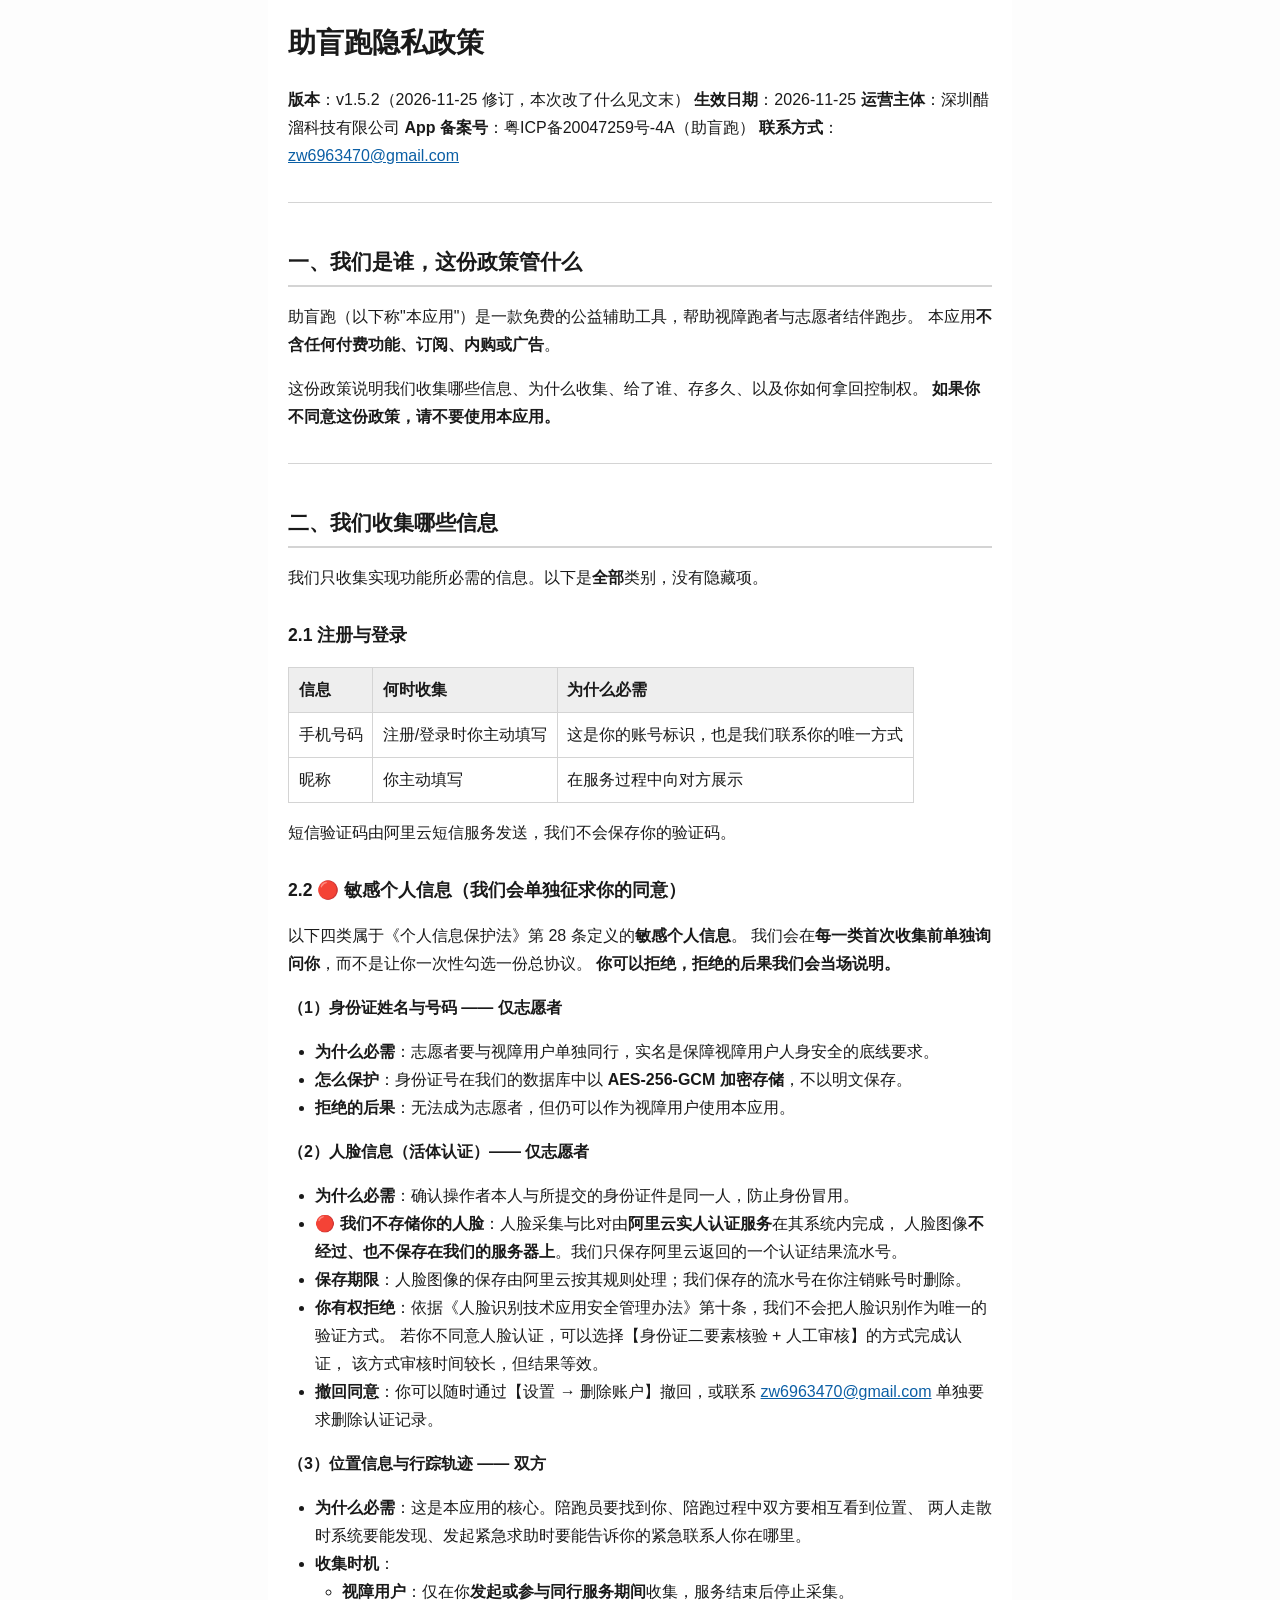
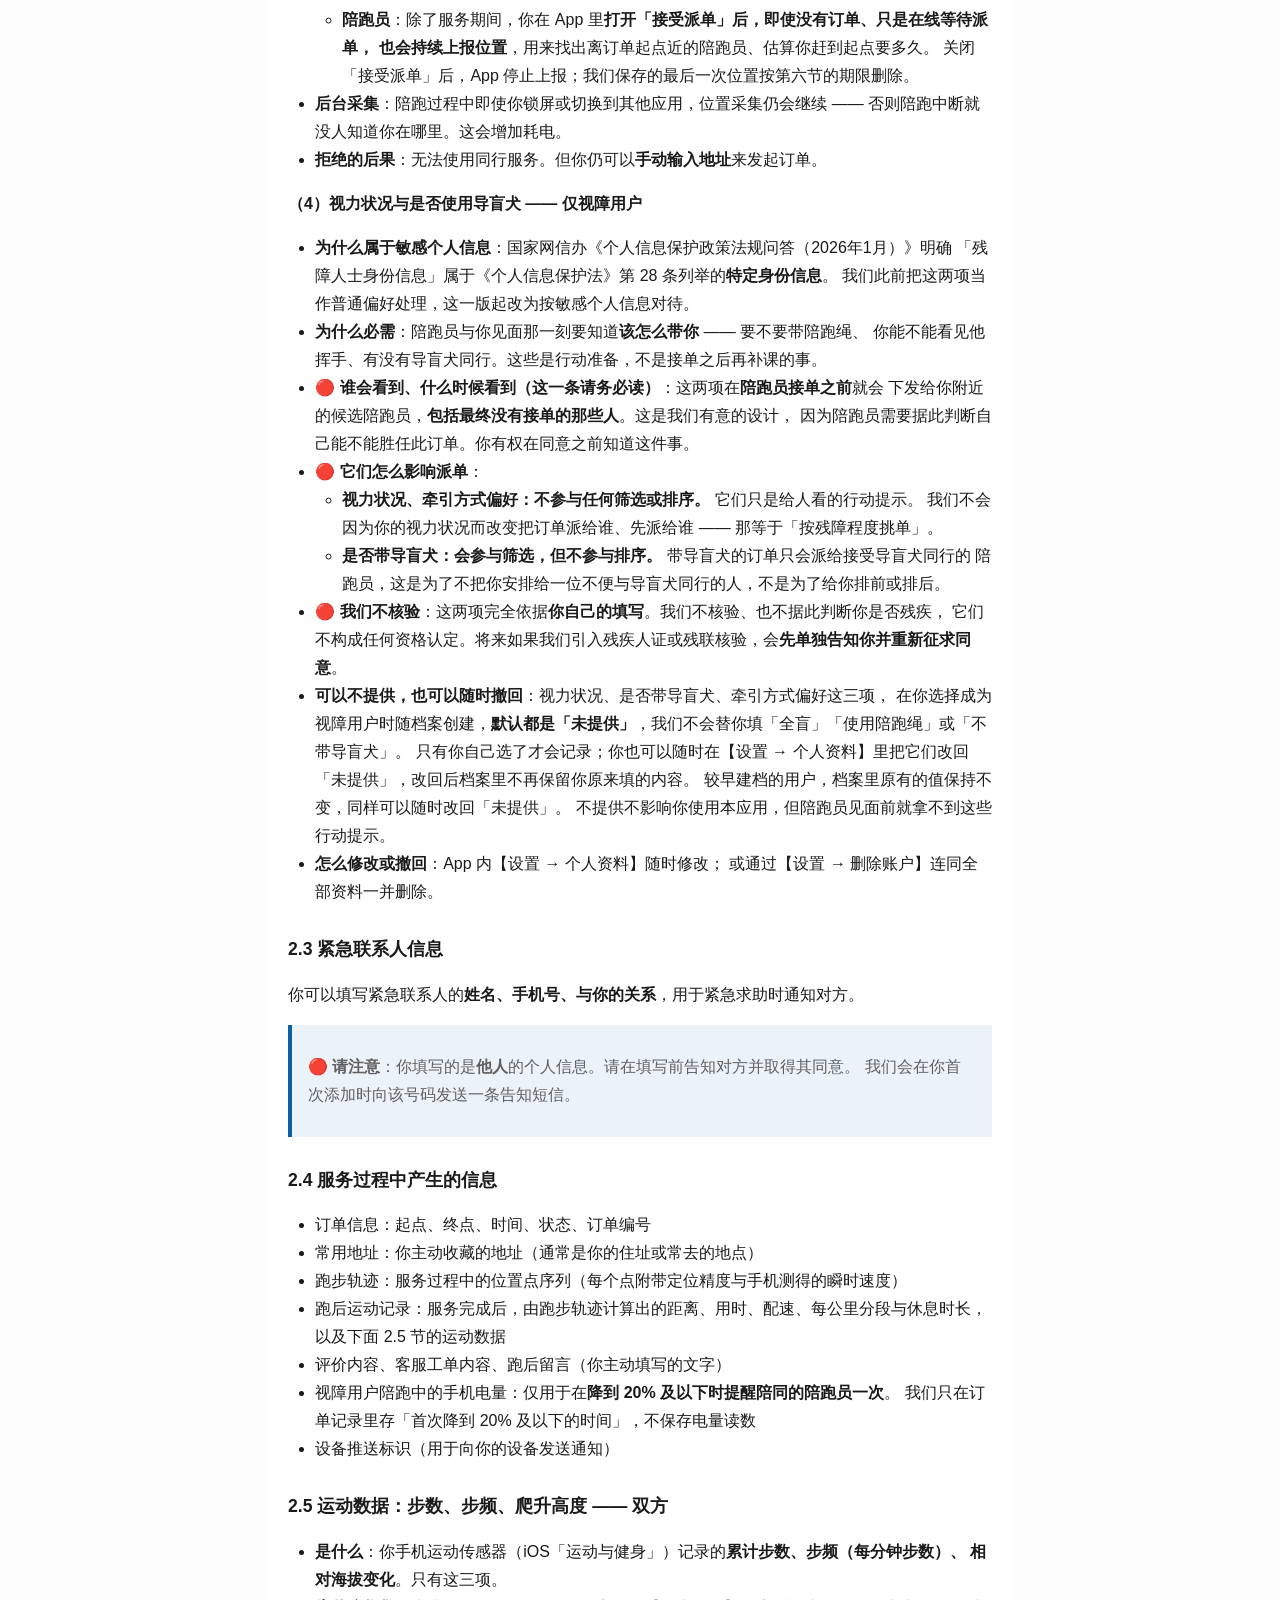
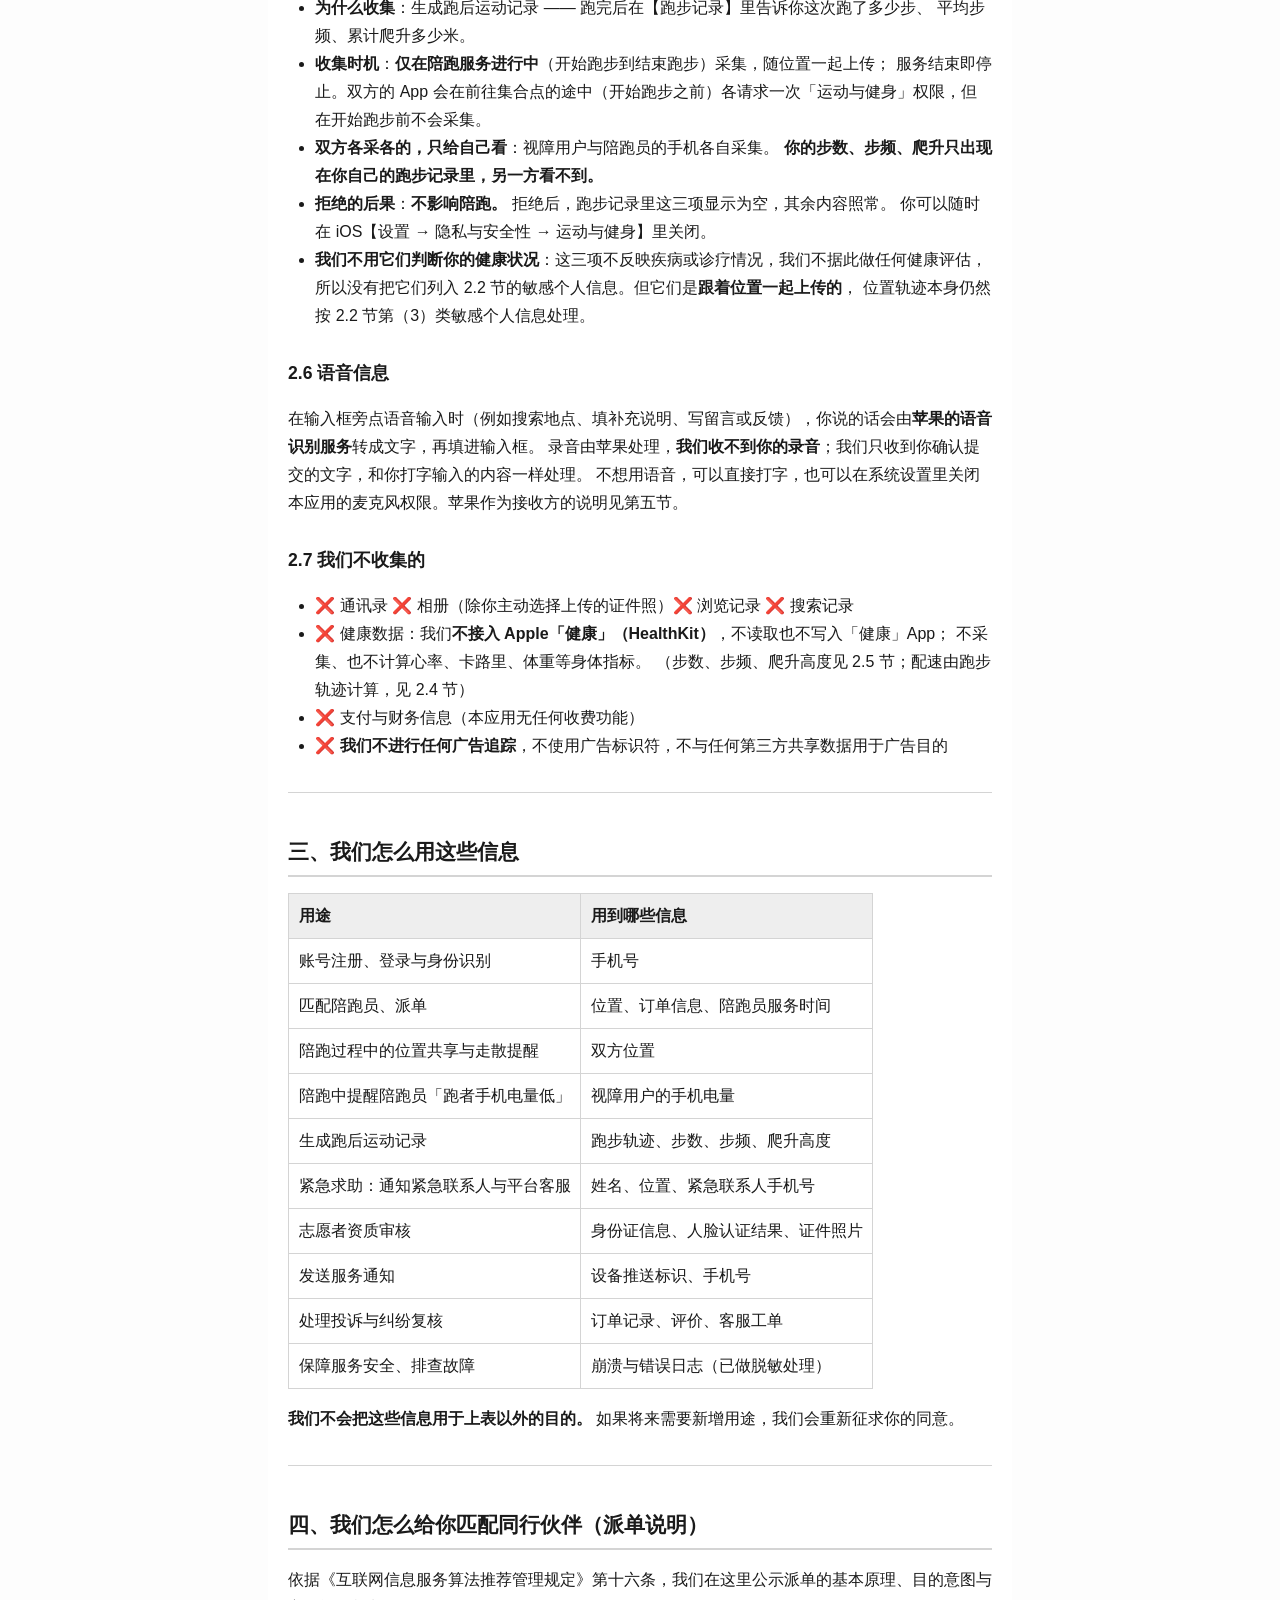
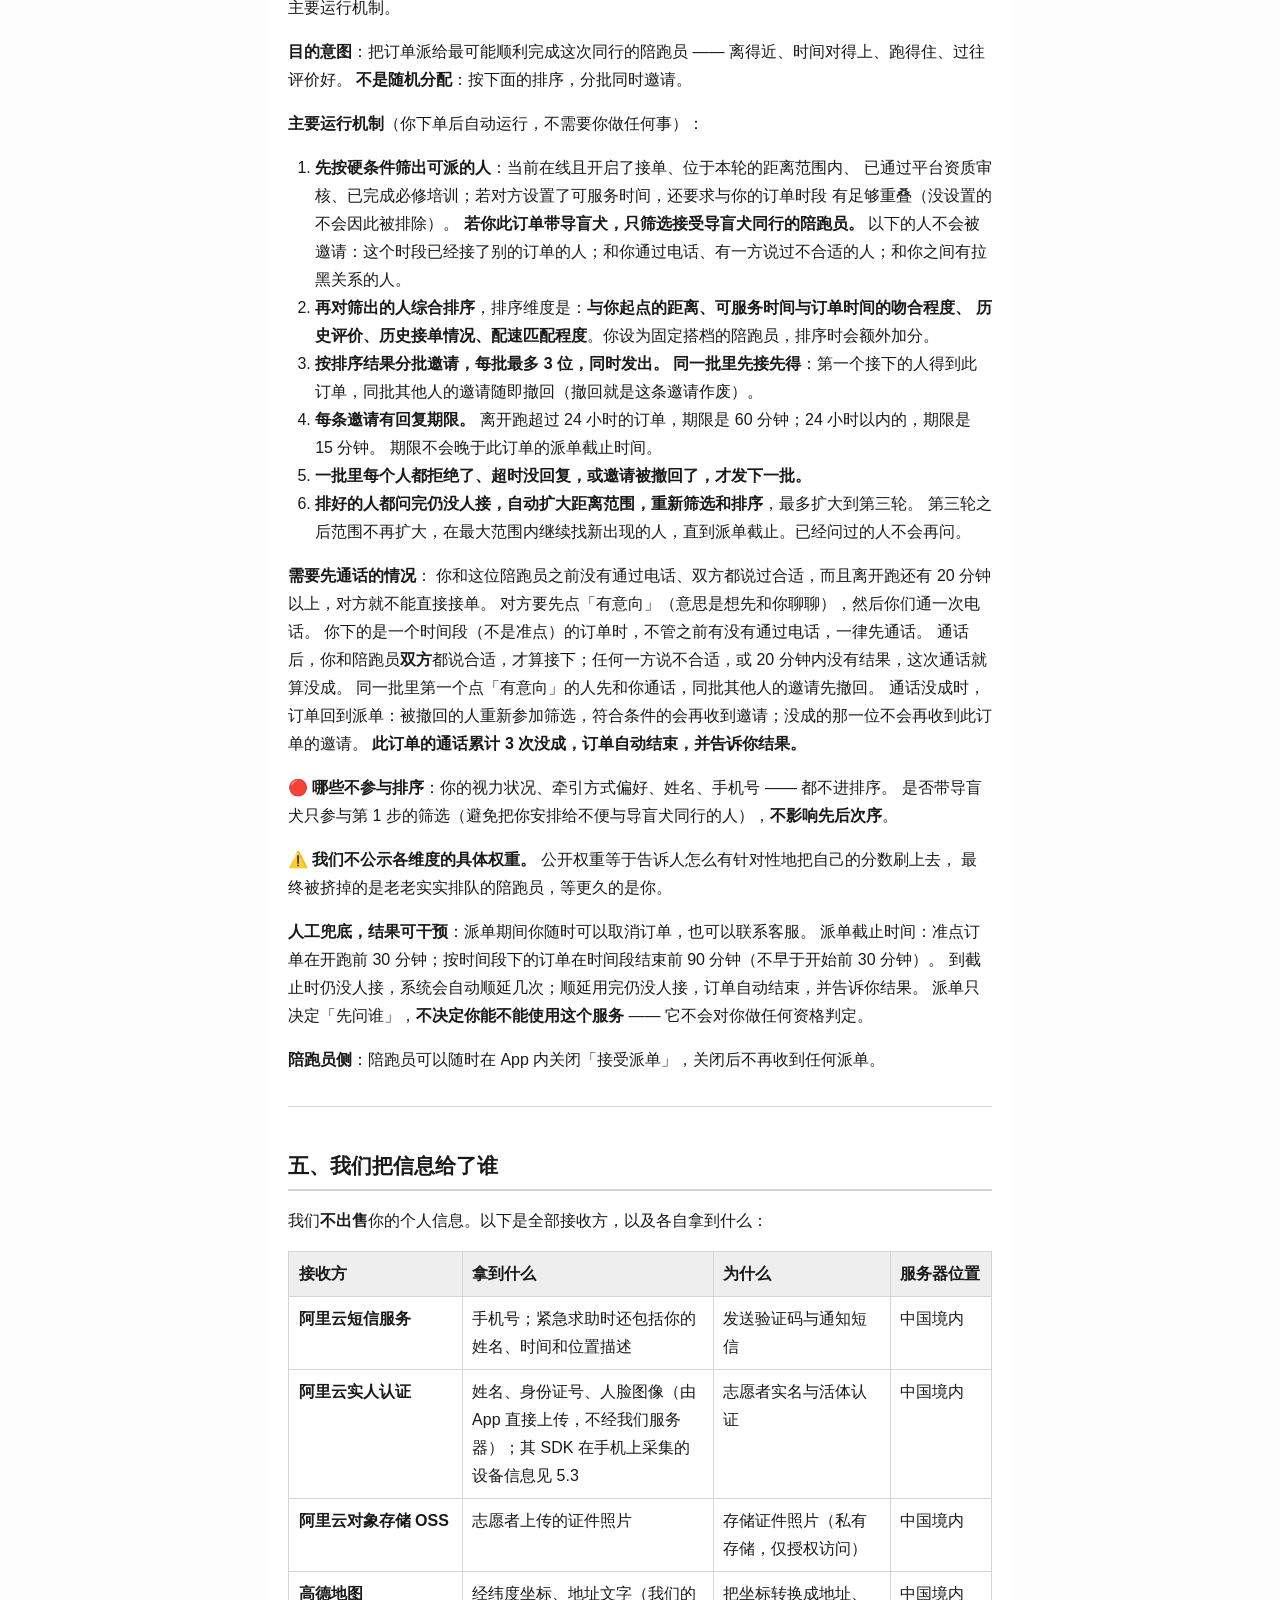
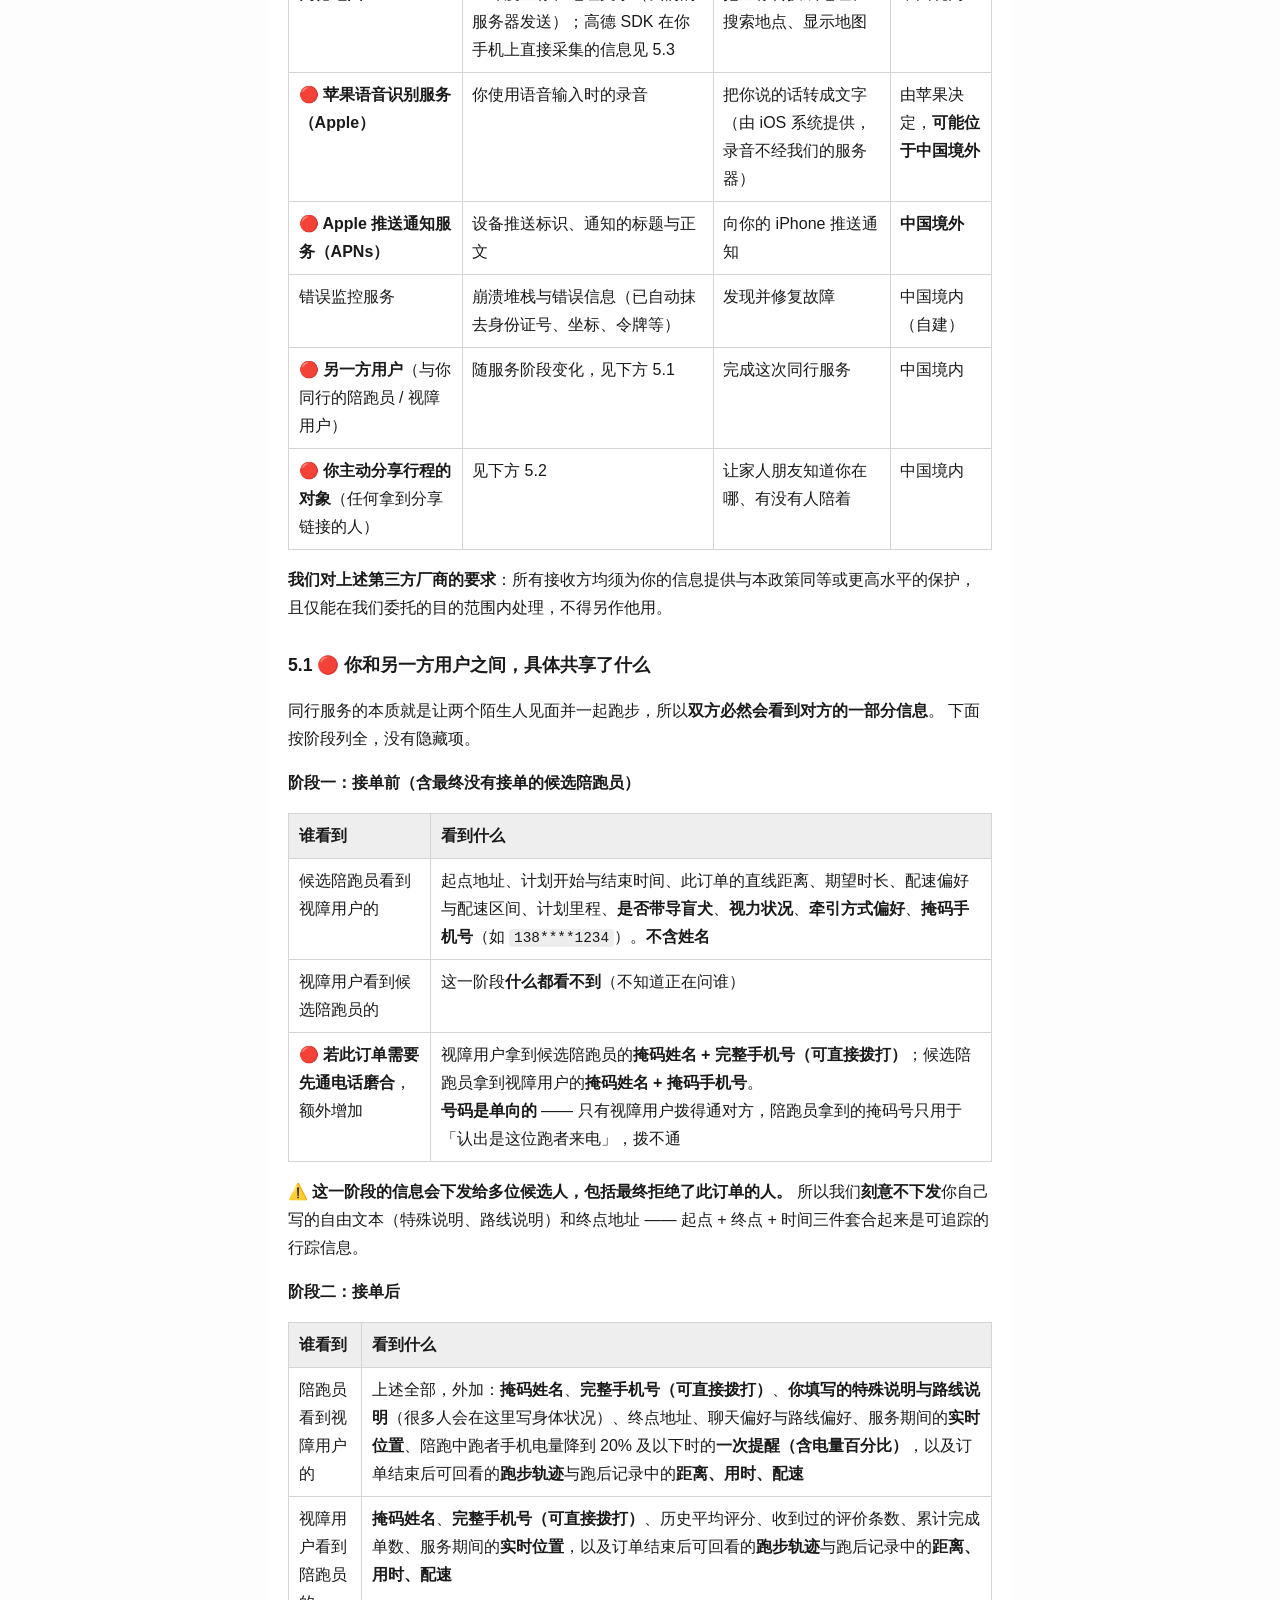
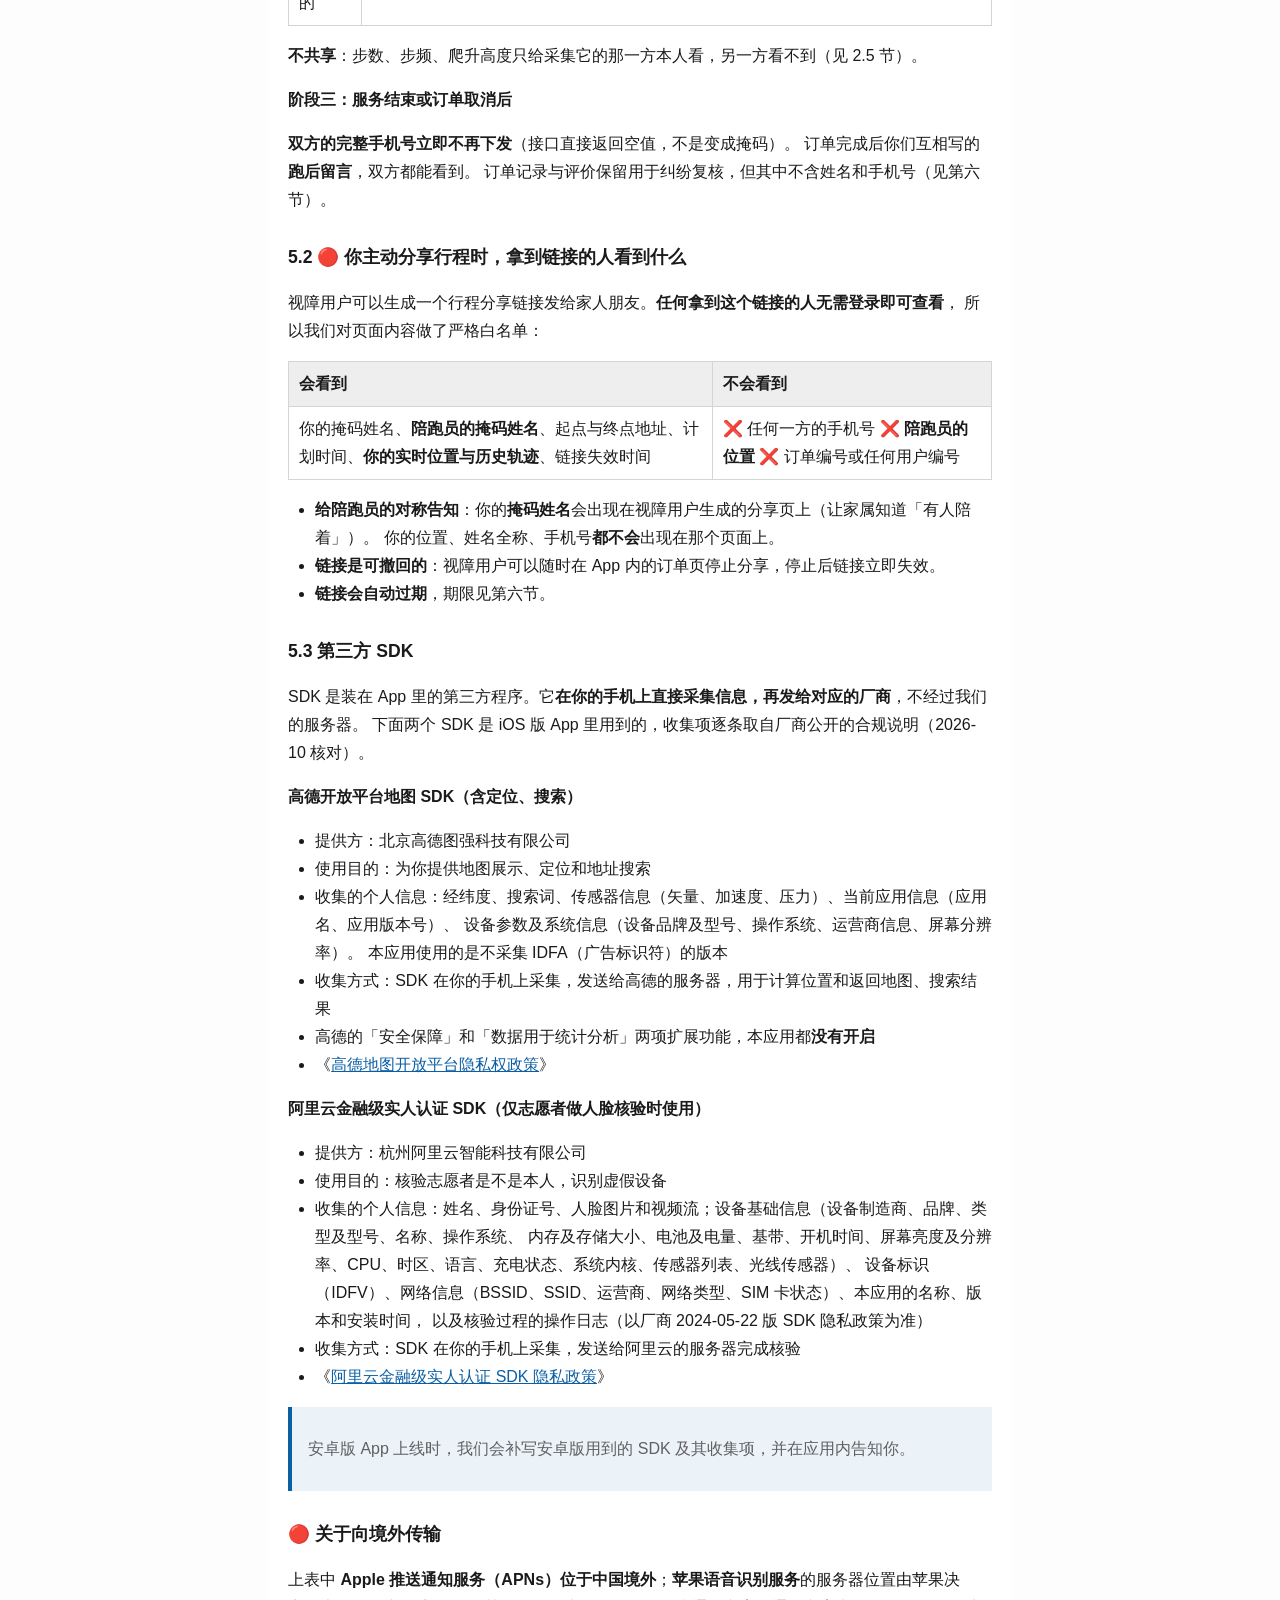
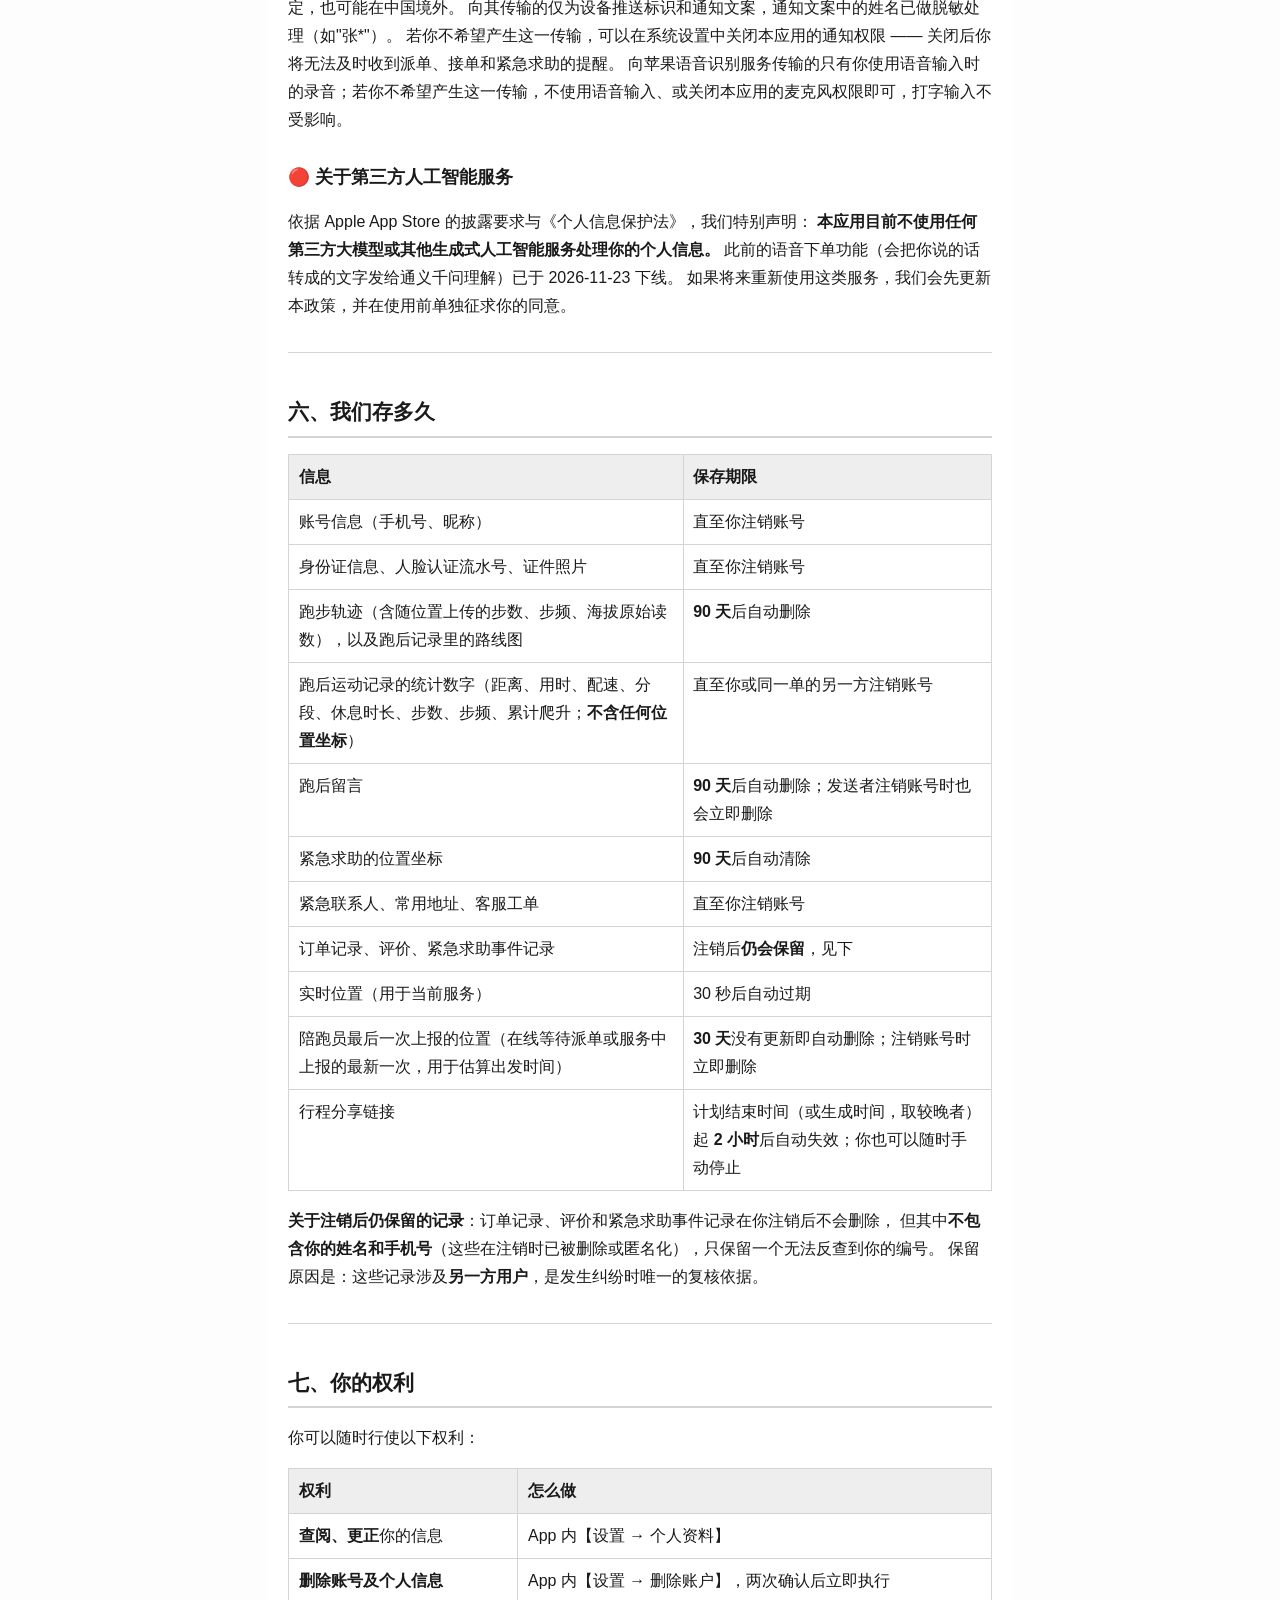
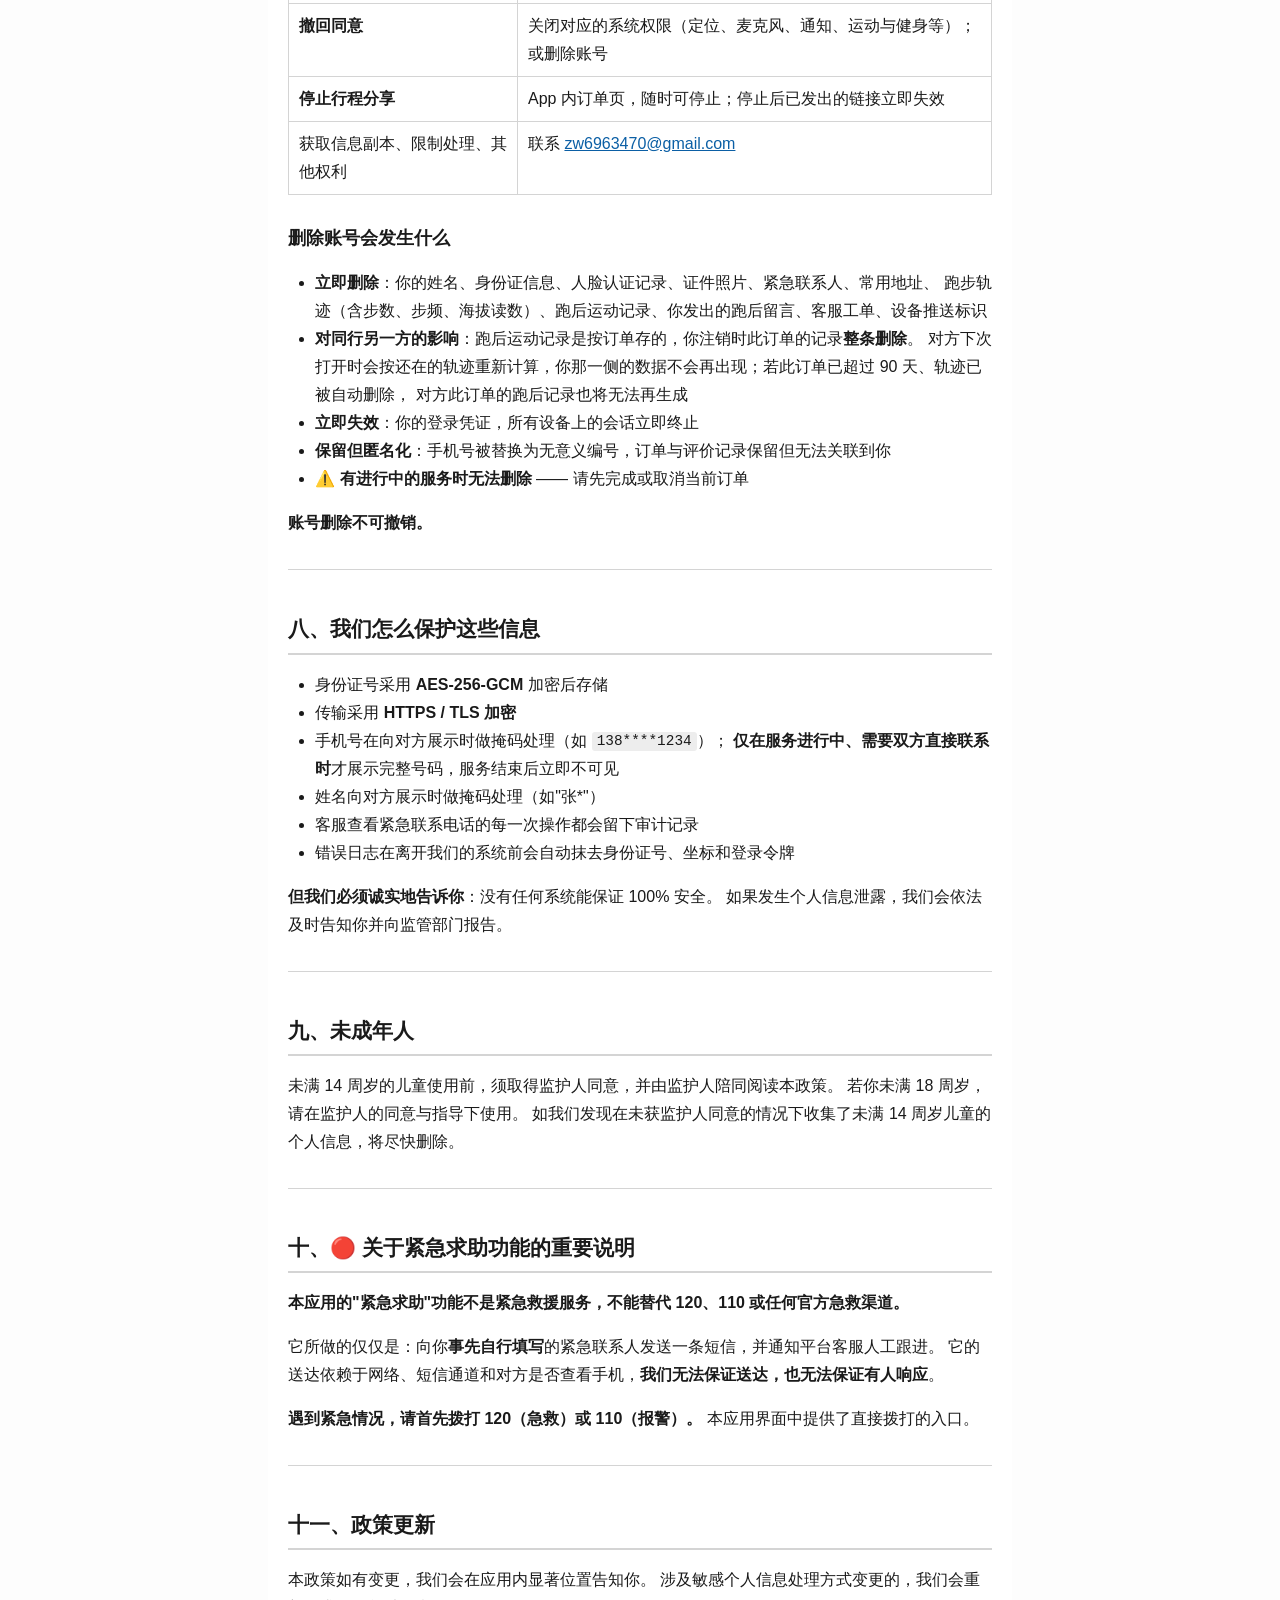
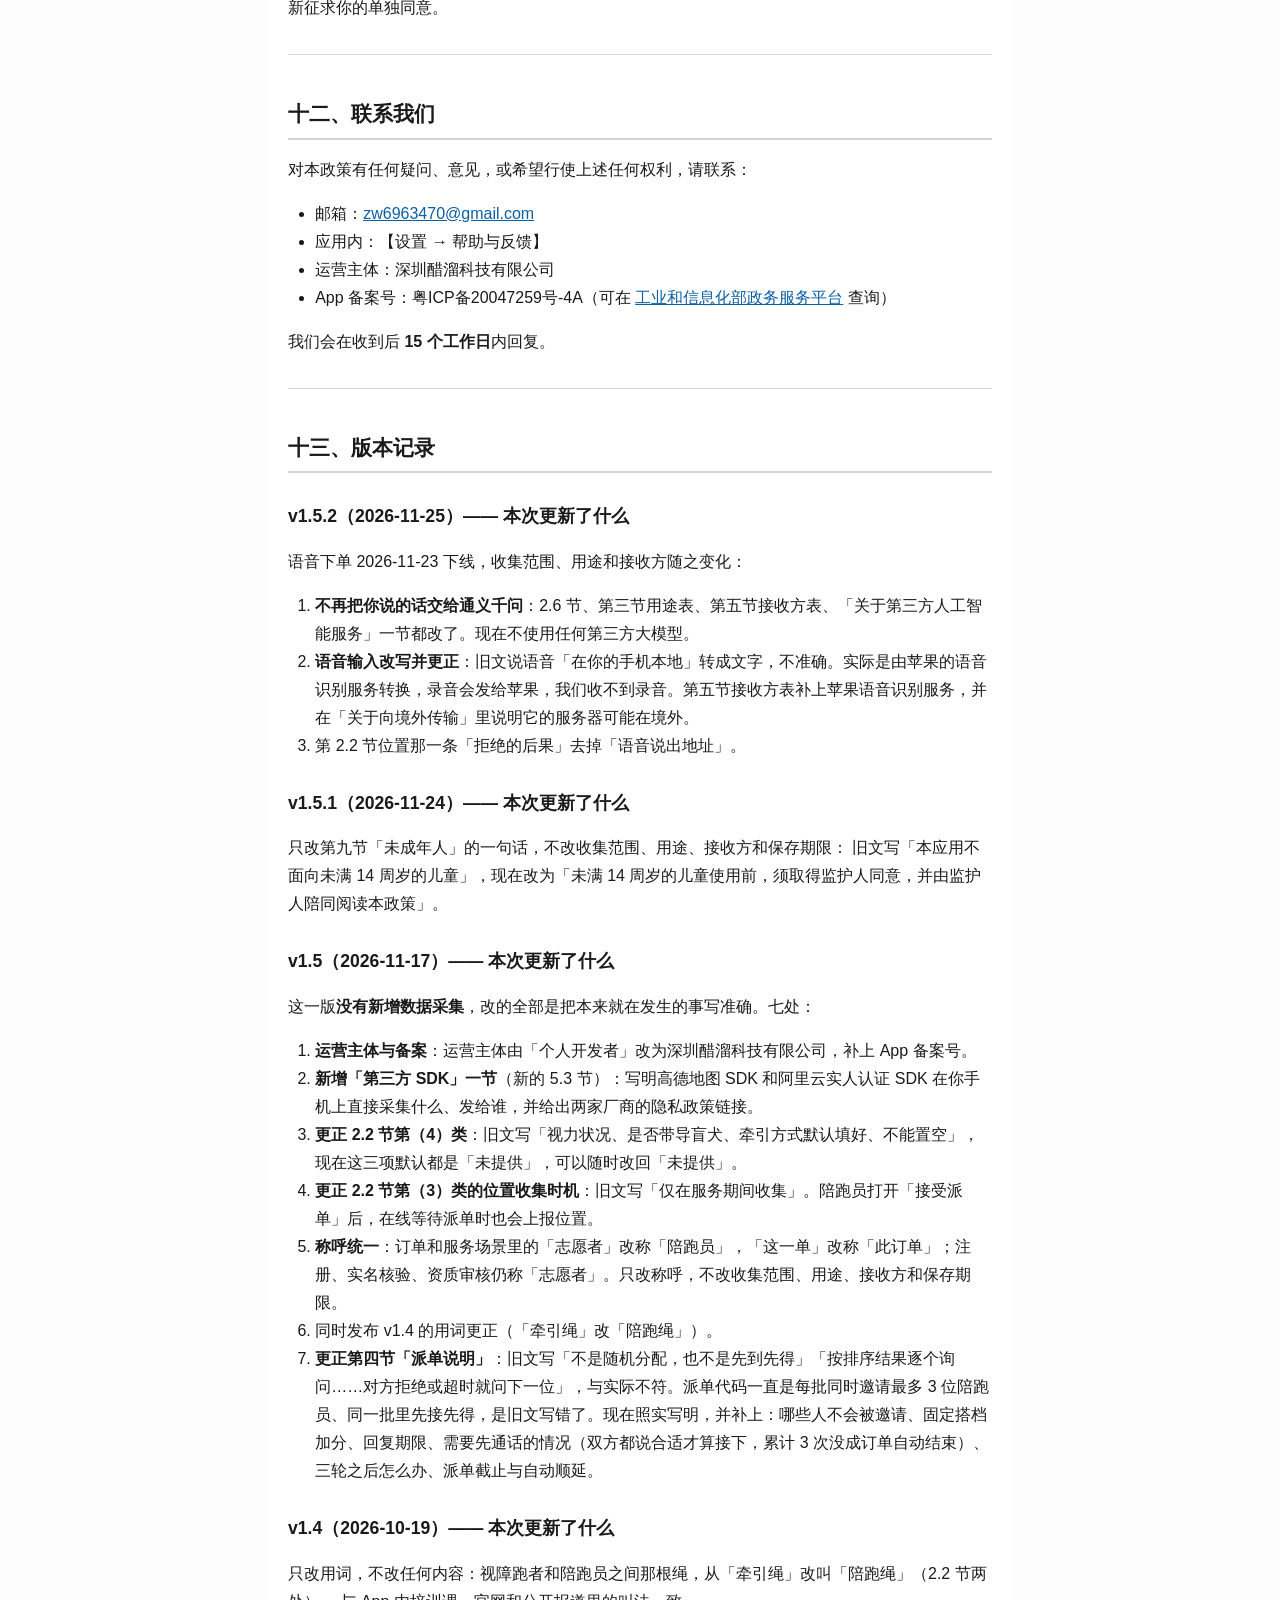
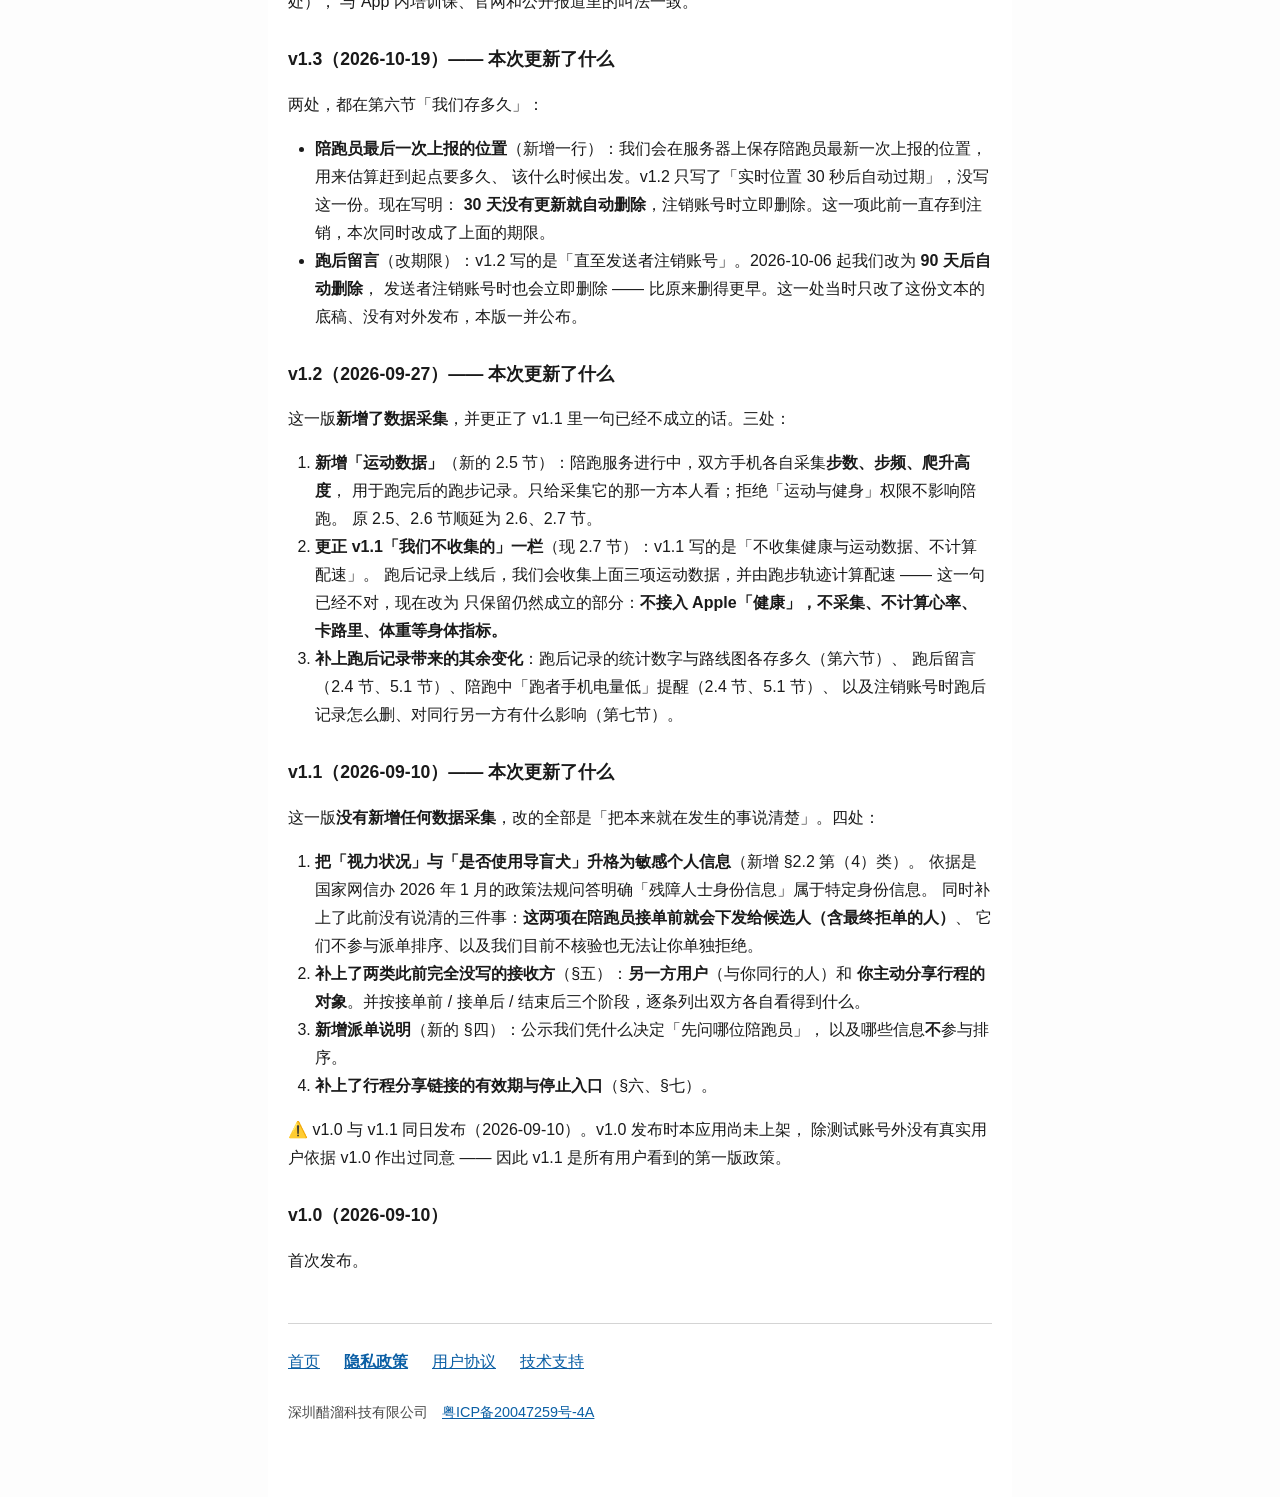
<file: privacy-policy.html>
<!DOCTYPE html>
<html xmlns="http://www.w3.org/1999/xhtml" lang="zh-CN" xml:lang="zh-CN">
<head>
  <meta charset="utf-8" />
  <meta name="generator" content="pandoc 3.10" />
  <meta name="viewport" content="width=device-width, initial-scale=1.0, user-scalable=yes" />
  <title>助盲跑隐私政策</title>
  <style>
    /* Default styles provided by pandoc.
    ** See https://pandoc.org/MANUAL.html#variables-for-html for config info.
    */
    html {
      color: #1a1a1a;
      background-color: #fdfdfd;
    }
    body {
      margin: 0 auto;
      max-width: 36em;
      padding-left: 50px;
      padding-right: 50px;
      padding-top: 50px;
      padding-bottom: 50px;
      hyphens: auto;
      overflow-wrap: break-word;
      text-rendering: optimizeLegibility;
      font-kerning: normal;
    }
    @media (max-width: 600px) {
      body {
        font-size: 0.9em;
        padding: 12px;
      }
      h1 {
        font-size: 1.8em;
      }
    }
    @media print {
      html {
        background-color: white;
      }
      body {
        background-color: transparent;
        color: black;
        font-size: 12pt;
      }
      p, h2, h3 {
        orphans: 3;
        widows: 3;
      }
      h2, h3, h4 {
        page-break-after: avoid;
      }
    }
    p {
      margin: 1em 0;
    }
    a {
      color: #1a1a1a;
    }
    a:visited {
      color: #1a1a1a;
    }
    img {
      max-width: 100%;
    }
    svg {
      height: auto;
      max-width: 100%;
    }
    h1, h2, h3, h4, h5, h6 {
      margin-top: 1.4em;
    }
    h5, h6 {
      font-size: 1em;
      font-style: italic;
    }
    h6 {
      font-weight: normal;
    }
    ol, ul {
      padding-left: 1.7em;
      margin-top: 1em;
    }
    li > ol, li > ul {
      margin-top: 0;
    }
    blockquote {
      margin: 1em 0 1em 1.7em;
      padding-left: 1em;
      border-left: 2px solid #e6e6e6;
      color: #606060;
    }
    code {
      white-space: pre-wrap;
      font-family: Menlo, Monaco, Consolas, 'Lucida Console', monospace;
      font-size: 85%;
      margin: 0;
      hyphens: manual;
    }
    pre {
      margin: 1em 0;
      overflow: auto;
    }
    pre code {
      padding: 0;
      overflow: visible;
      overflow-wrap: normal;
    }
    .sourceCode {
     background-color: transparent;
     overflow: visible;
    }
    hr {
      border: none;
      border-top: 1px solid #1a1a1a;
      height: 1px;
      margin: 1em 0;
    }
    table {
      margin: 1em 0;
      border-collapse: collapse;
      width: 100%;
      overflow-x: auto;
      display: block;
      font-variant-numeric: lining-nums tabular-nums;
    }
    table caption {
      margin-bottom: 0.75em;
    }
    tbody {
      margin-top: 0.5em;
      border-top: 1px solid #1a1a1a;
      border-bottom: 1px solid #1a1a1a;
    }
    th {
      border-top: 1px solid #1a1a1a;
      padding: 0.25em 0.5em 0.25em 0.5em;
    }
    td {
      padding: 0.125em 0.5em 0.25em 0.5em;
    }
    header {
      margin-bottom: 4em;
      text-align: center;
    }
    #TOC li {
      list-style: none;
    }
    #TOC ul {
      padding-left: 1.3em;
    }
    #TOC > ul {
      padding-left: 0;
    }
    #TOC a:not(:hover) {
      text-decoration: none;
    }
    span.smallcaps{font-variant: small-caps;}
    div.columns{display: flex; gap: 1.5em;}
    div.column{flex: auto;}
    @media screen {
    div.columns{gap: min(4vw, 1.5em);}
    div.column{overflow-x: auto;}
    }
    div.hanging-indent{margin-left: 1.5em; text-indent: -1.5em;}
    /* The extra [class] is a hack that increases specificity enough to
       override a similar rule in reveal.js */
    ul.task-list[class]{list-style: none;}
    ul.task-list li input[type="checkbox"] {
      font-size: inherit;
      width: 0.8em;
      margin: 0 0.8em 0.2em -1.6em;
      vertical-align: middle;
    }
    .display.math{display: block; text-align: center; margin: 0.5rem auto;}
  </style>
  <style>
  :root { color-scheme: light dark; --fg:#1a1a1a; --bg:#fff; --muted:#4a4a4a; --line:#d4d4d4; --accent:#0b5fa5; }
  @media (prefers-color-scheme: dark) {
    :root { --fg:#e8e8e8; --bg:#141414; --muted:#b0b0b0; --line:#3a3a3a; --accent:#6db3f2; }
  }
  html { -webkit-text-size-adjust: 100%; }
  body {
    margin: 0 auto; padding: 1.5rem 1.25rem 4rem; max-width: 44rem;
    font: 1rem/1.75 -apple-system, BlinkMacSystemFont, "PingFang SC", "Hiragino Sans GB", sans-serif;
    color: var(--fg); background: var(--bg); word-wrap: break-word;
  }
  h1 { font-size: 1.75rem; line-height: 1.35; margin: 0 0 1.5rem; }
  h2 { font-size: 1.3rem; margin: 2.5rem 0 .75rem; padding-bottom: .3rem; border-bottom: 2px solid var(--line); }
  h3 { font-size: 1.1rem; margin: 1.75rem 0 .5rem; }
  a { color: var(--accent); }
  table { width: 100%; border-collapse: collapse; margin: 1rem 0; display: block; overflow-x: auto; }
  th, td { border: 1px solid var(--line); padding: .5rem .6rem; text-align: left; vertical-align: top; }
  th { background: color-mix(in srgb, var(--fg) 7%, transparent); }
  blockquote { margin: 1rem 0; padding: .75rem 1rem; border-left: 4px solid var(--accent);
               background: color-mix(in srgb, var(--accent) 8%, transparent); }
  code { font-size: .9em; padding: .1em .35em; border-radius: 3px;
         background: color-mix(in srgb, var(--fg) 8%, transparent); }
  hr { border: 0; border-top: 1px solid var(--line); margin: 2rem 0; }
  strong { font-weight: 600; }
  .site-footer { margin-top: 3rem; padding-top: 1rem; border-top: 1px solid var(--line); }
  .site-footer ul { list-style: none; margin: 0; padding: 0; display: flex; flex-wrap: wrap; gap: 0 1.5rem; }
  .site-footer a { display: inline-block; padding: .5rem 0; }  /* 行高 + 上下内边距 ≈ 44pt 点按区域 */
  .site-footer a[aria-current="page"] { font-weight: 600; }
  .site-footer .icp { margin: .5rem 0 0; color: var(--muted); font-size: .9rem; }
  </style>
  <meta name="viewport" content="width=device-width, initial-scale=1">
</head>
<body>
<h1 id="助盲跑隐私政策">助盲跑隐私政策</h1>
<p><strong>版本</strong>：v1.5.2（2026-11-25 修订，本次改了什么见文末）
<strong>生效日期</strong>：2026-11-25
<strong>运营主体</strong>：深圳醋溜科技有限公司 <strong>App
备案号</strong>：粤ICP备20047259号-4A（助盲跑）
<strong>联系方式</strong>：<a
href="mailto:zw6963470@gmail.com">zw6963470@gmail.com</a></p>
<hr />
<h2 id="一我们是谁这份政策管什么">一、我们是谁，这份政策管什么</h2>
<p>助盲跑（以下称"本应用"）是一款免费的公益辅助工具，帮助视障跑者与志愿者结伴跑步。
本应用<strong>不含任何付费功能、订阅、内购或广告</strong>。</p>
<p>这份政策说明我们收集哪些信息、为什么收集、给了谁、存多久、以及你如何拿回控制权。
<strong>如果你不同意这份政策，请不要使用本应用。</strong></p>
<hr />
<h2 id="二我们收集哪些信息">二、我们收集哪些信息</h2>
<p>我们只收集实现功能所必需的信息。以下是<strong>全部</strong>类别，没有隐藏项。</p>
<h3 id="21-注册与登录">2.1 注册与登录</h3>
<table>
<thead>
<tr>
<th>信息</th>
<th>何时收集</th>
<th>为什么必需</th>
</tr>
</thead>
<tbody>
<tr>
<td>手机号码</td>
<td>注册/登录时你主动填写</td>
<td>这是你的账号标识，也是我们联系你的唯一方式</td>
</tr>
<tr>
<td>昵称</td>
<td>你主动填写</td>
<td>在服务过程中向对方展示</td>
</tr>
</tbody>
</table>
<p>短信验证码由阿里云短信服务发送，我们不会保存你的验证码。</p>
<h3 id="22-red_circle-敏感个人信息我们会单独征求你的同意">2.2 🔴
敏感个人信息（我们会单独征求你的同意）</h3>
<p>以下四类属于《个人信息保护法》第 28
条定义的<strong>敏感个人信息</strong>。
我们会在<strong>每一类首次收集前单独询问你</strong>，而不是让你一次性勾选一份总协议。
<strong>你可以拒绝，拒绝的后果我们会当场说明。</strong></p>
<p><strong>（1）身份证姓名与号码 —— 仅志愿者</strong></p>
<ul>
<li><strong>为什么必需</strong>：志愿者要与视障用户单独同行，实名是保障视障用户人身安全的底线要求。</li>
<li><strong>怎么保护</strong>：身份证号在我们的数据库中以
<strong>AES-256-GCM 加密存储</strong>，不以明文保存。</li>
<li><strong>拒绝的后果</strong>：无法成为志愿者，但仍可以作为视障用户使用本应用。</li>
</ul>
<p><strong>（2）人脸信息（活体认证）—— 仅志愿者</strong></p>
<ul>
<li><strong>为什么必需</strong>：确认操作者本人与所提交的身份证件是同一人，防止身份冒用。</li>
<li><strong>🔴
我们不存储你的人脸</strong>：人脸采集与比对由<strong>阿里云实人认证服务</strong>在其系统内完成，
人脸图像<strong>不经过、也不保存在我们的服务器上</strong>。我们只保存阿里云返回的一个认证结果流水号。</li>
<li><strong>保存期限</strong>：人脸图像的保存由阿里云按其规则处理；我们保存的流水号在你注销账号时删除。</li>
<li><strong>你有权拒绝</strong>：依据《人脸识别技术应用安全管理办法》第十条，我们不会把人脸识别作为唯一的验证方式。
若你不同意人脸认证，可以选择【身份证二要素核验 +
人工审核】的方式完成认证， 该方式审核时间较长，但结果等效。</li>
<li><strong>撤回同意</strong>：你可以随时通过【设置 →
删除账户】撤回，或联系 <a
href="mailto:zw6963470@gmail.com">zw6963470@gmail.com</a>
单独要求删除认证记录。</li>
</ul>
<p><strong>（3）位置信息与行踪轨迹 —— 双方</strong></p>
<ul>
<li><strong>为什么必需</strong>：这是本应用的核心。陪跑员要找到你、陪跑过程中双方要相互看到位置、
两人走散时系统要能发现、发起紧急求助时要能告诉你的紧急联系人你在哪里。</li>
<li><strong>收集时机</strong>：
<ul>
<li><strong>视障用户</strong>：仅在你<strong>发起或参与同行服务期间</strong>收集，服务结束后停止采集。</li>
<li><strong>陪跑员</strong>：除了服务期间，你在 App
里<strong>打开「接受派单」后，即使没有订单、只是在线等待派单，
也会持续上报位置</strong>，用来找出离订单起点近的陪跑员、估算你赶到起点要多久。
关闭「接受派单」后，App
停止上报；我们保存的最后一次位置按第六节的期限删除。</li>
</ul></li>
<li><strong>后台采集</strong>：陪跑过程中即使你锁屏或切换到其他应用，位置采集仍会继续
—— 否则陪跑中断就没人知道你在哪里。这会增加耗电。</li>
<li><strong>拒绝的后果</strong>：无法使用同行服务。但你仍可以<strong>手动输入地址</strong>来发起订单。</li>
</ul>
<p><strong>（4）视力状况与是否使用导盲犬 —— 仅视障用户</strong></p>
<ul>
<li><strong>为什么属于敏感个人信息</strong>：国家网信办《个人信息保护政策法规问答（2026年1月）》明确
「残障人士身份信息」属于《个人信息保护法》第 28
条列举的<strong>特定身份信息</strong>。
我们此前把这两项当作普通偏好处理，这一版起改为按敏感个人信息对待。</li>
<li><strong>为什么必需</strong>：陪跑员与你见面那一刻要知道<strong>该怎么带你</strong>
—— 要不要带陪跑绳、
你能不能看见他挥手、有没有导盲犬同行。这些是行动准备，不是接单之后再补课的事。</li>
<li><strong>🔴
谁会看到、什么时候看到（这一条请务必读）</strong>：这两项在<strong>陪跑员接单之前</strong>就会
下发给你附近的候选陪跑员，<strong>包括最终没有接单的那些人</strong>。这是我们有意的设计，
因为陪跑员需要据此判断自己能不能胜任此订单。你有权在同意之前知道这件事。</li>
<li><strong>🔴 它们怎么影响派单</strong>：
<ul>
<li><strong>视力状况、牵引方式偏好：不参与任何筛选或排序。</strong>
它们只是给人看的行动提示。
我们不会因为你的视力状况而改变把订单派给谁、先派给谁 ——
那等于「按残障程度挑单」。</li>
<li><strong>是否带导盲犬：会参与筛选，但不参与排序。</strong>
带导盲犬的订单只会派给接受导盲犬同行的
陪跑员，这是为了不把你安排给一位不便与导盲犬同行的人，不是为了给你排前或排后。</li>
</ul></li>
<li><strong>🔴
我们不核验</strong>：这两项完全依据<strong>你自己的填写</strong>。我们不核验、也不据此判断你是否残疾，
它们不构成任何资格认定。将来如果我们引入残疾人证或残联核验，会<strong>先单独告知你并重新征求同意</strong>。</li>
<li><strong>可以不提供，也可以随时撤回</strong>：视力状况、是否带导盲犬、牵引方式偏好这三项，
在你选择成为视障用户时随档案创建，<strong>默认都是「未提供」</strong>，我们不会替你填「全盲」「使用陪跑绳」或「不带导盲犬」。
只有你自己选了才会记录；你也可以随时在【设置 →
个人资料】里把它们改回「未提供」，改回后档案里不再保留你原来填的内容。
较早建档的用户，档案里原有的值保持不变，同样可以随时改回「未提供」。
不提供不影响你使用本应用，但陪跑员见面前就拿不到这些行动提示。</li>
<li><strong>怎么修改或撤回</strong>：App 内【设置 → 个人资料】随时修改；
或通过【设置 → 删除账户】连同全部资料一并删除。</li>
</ul>
<h3 id="23-紧急联系人信息">2.3 紧急联系人信息</h3>
<p>你可以填写紧急联系人的<strong>姓名、手机号、与你的关系</strong>，用于紧急求助时通知对方。</p>
<blockquote>
<p>🔴
<strong>请注意</strong>：你填写的是<strong>他人</strong>的个人信息。请在填写前告知对方并取得其同意。
我们会在你首次添加时向该号码发送一条告知短信。</p>
</blockquote>
<h3 id="24-服务过程中产生的信息">2.4 服务过程中产生的信息</h3>
<ul>
<li>订单信息：起点、终点、时间、状态、订单编号</li>
<li>常用地址：你主动收藏的地址（通常是你的住址或常去的地点）</li>
<li>跑步轨迹：服务过程中的位置点序列（每个点附带定位精度与手机测得的瞬时速度）</li>
<li>跑后运动记录：服务完成后，由跑步轨迹计算出的距离、用时、配速、每公里分段与休息时长，
以及下面 2.5 节的运动数据</li>
<li>评价内容、客服工单内容、跑后留言（你主动填写的文字）</li>
<li>视障用户陪跑中的手机电量：仅用于在<strong>降到 20%
及以下时提醒陪同的陪跑员一次</strong>。 我们只在订单记录里存「首次降到
20% 及以下的时间」，不保存电量读数</li>
<li>设备推送标识（用于向你的设备发送通知）</li>
</ul>
<h3 id="25-运动数据步数步频爬升高度--双方">2.5
运动数据：步数、步频、爬升高度 —— 双方</h3>
<ul>
<li><strong>是什么</strong>：你手机运动传感器（iOS「运动与健身」）记录的<strong>累计步数、步频（每分钟步数）、
相对海拔变化</strong>。只有这三项。</li>
<li><strong>为什么收集</strong>：生成跑后运动记录 ——
跑完后在【跑步记录】里告诉你这次跑了多少步、
平均步频、累计爬升多少米。</li>
<li><strong>收集时机</strong>：<strong>仅在陪跑服务进行中</strong>（开始跑步到结束跑步）采集，随位置一起上传；
服务结束即停止。双方的 App
会在前往集合点的途中（开始跑步之前）各请求一次「运动与健身」权限，但在开始跑步前不会采集。</li>
<li><strong>双方各采各的，只给自己看</strong>：视障用户与陪跑员的手机各自采集。
<strong>你的步数、步频、爬升只出现在你自己的跑步记录里，另一方看不到。</strong></li>
<li><strong>拒绝的后果</strong>：<strong>不影响陪跑。</strong>
拒绝后，跑步记录里这三项显示为空，其余内容照常。 你可以随时在 iOS【设置
→ 隐私与安全性 → 运动与健身】里关闭。</li>
<li><strong>我们不用它们判断你的健康状况</strong>：这三项不反映疾病或诊疗情况，我们不据此做任何健康评估，
所以没有把它们列入 2.2
节的敏感个人信息。但它们是<strong>跟着位置一起上传的</strong>，
位置轨迹本身仍然按 2.2 节第（3）类敏感个人信息处理。</li>
</ul>
<h3 id="26-语音信息">2.6 语音信息</h3>
<p>在输入框旁点语音输入时（例如搜索地点、填补充说明、写留言或反馈），你说的话会由<strong>苹果的语音识别服务</strong>转成文字，再填进输入框。
录音由苹果处理，<strong>我们收不到你的录音</strong>；我们只收到你确认提交的文字，和你打字输入的内容一样处理。
不想用语音，可以直接打字，也可以在系统设置里关闭本应用的麦克风权限。苹果作为接收方的说明见第五节。</p>
<h3 id="27-我们不收集的">2.7 我们<strong>不</strong>收集的</h3>
<ul>
<li>❌ 通讯录 ❌ 相册（除你主动选择上传的证件照）❌ 浏览记录 ❌
搜索记录</li>
<li>❌ 健康数据：我们<strong>不接入
Apple「健康」（HealthKit）</strong>，不读取也不写入「健康」App；
不采集、也不计算心率、卡路里、体重等身体指标。 （步数、步频、爬升高度见
2.5 节；配速由跑步轨迹计算，见 2.4 节）</li>
<li>❌ 支付与财务信息（本应用无任何收费功能）</li>
<li>❌
<strong>我们不进行任何广告追踪</strong>，不使用广告标识符，不与任何第三方共享数据用于广告目的</li>
</ul>
<hr />
<h2 id="三我们怎么用这些信息">三、我们怎么用这些信息</h2>
<table>
<thead>
<tr>
<th>用途</th>
<th>用到哪些信息</th>
</tr>
</thead>
<tbody>
<tr>
<td>账号注册、登录与身份识别</td>
<td>手机号</td>
</tr>
<tr>
<td>匹配陪跑员、派单</td>
<td>位置、订单信息、陪跑员服务时间</td>
</tr>
<tr>
<td>陪跑过程中的位置共享与走散提醒</td>
<td>双方位置</td>
</tr>
<tr>
<td>陪跑中提醒陪跑员「跑者手机电量低」</td>
<td>视障用户的手机电量</td>
</tr>
<tr>
<td>生成跑后运动记录</td>
<td>跑步轨迹、步数、步频、爬升高度</td>
</tr>
<tr>
<td>紧急求助：通知紧急联系人与平台客服</td>
<td>姓名、位置、紧急联系人手机号</td>
</tr>
<tr>
<td>志愿者资质审核</td>
<td>身份证信息、人脸认证结果、证件照片</td>
</tr>
<tr>
<td>发送服务通知</td>
<td>设备推送标识、手机号</td>
</tr>
<tr>
<td>处理投诉与纠纷复核</td>
<td>订单记录、评价、客服工单</td>
</tr>
<tr>
<td>保障服务安全、排查故障</td>
<td>崩溃与错误日志（已做脱敏处理）</td>
</tr>
</tbody>
</table>
<p><strong>我们不会把这些信息用于上表以外的目的。</strong>
如果将来需要新增用途，我们会重新征求你的同意。</p>
<hr />
<h2
id="四我们怎么给你匹配同行伙伴派单说明">四、我们怎么给你匹配同行伙伴（派单说明）</h2>
<p>依据《互联网信息服务算法推荐管理规定》第十六条，我们在这里公示派单的基本原理、目的意图与主要运行机制。</p>
<p><strong>目的意图</strong>：把订单派给最可能顺利完成这次同行的陪跑员
—— 离得近、时间对得上、跑得住、过往评价好。
<strong>不是随机分配</strong>：按下面的排序，分批同时邀请。</p>
<p><strong>主要运行机制</strong>（你下单后自动运行，不需要你做任何事）：</p>
<ol type="1">
<li><strong>先按硬条件筛出可派的人</strong>：当前在线且开启了接单、位于本轮的距离范围内、
已通过平台资质审核、已完成必修培训；若对方设置了可服务时间，还要求与你的订单时段
有足够重叠（没设置的不会因此被排除）。
<strong>若你此订单带导盲犬，只筛选接受导盲犬同行的陪跑员。</strong>
以下的人不会被邀请：这个时段已经接了别的订单的人；和你通过电话、有一方说过不合适的人；和你之间有拉黑关系的人。</li>
<li><strong>再对筛出的人综合排序</strong>，排序维度是：<strong>与你起点的距离、可服务时间与订单时间的吻合程度、
历史评价、历史接单情况、配速匹配程度</strong>。你设为固定搭档的陪跑员，排序时会额外加分。</li>
<li><strong>按排序结果分批邀请，每批最多 3 位，同时发出。</strong>
<strong>同一批里先接先得</strong>：第一个接下的人得到此订单，同批其他人的邀请随即撤回（撤回就是这条邀请作废）。</li>
<li><strong>每条邀请有回复期限。</strong> 离开跑超过 24
小时的订单，期限是 60 分钟；24 小时以内的，期限是 15 分钟。
期限不会晚于此订单的派单截止时间。</li>
<li><strong>一批里每个人都拒绝了、超时没回复，或邀请被撤回了，才发下一批。</strong></li>
<li><strong>排好的人都问完仍没人接，自动扩大距离范围，重新筛选和排序</strong>，最多扩大到第三轮。
第三轮之后范围不再扩大，在最大范围内继续找新出现的人，直到派单截止。已经问过的人不会再问。</li>
</ol>
<p><strong>需要先通话的情况</strong>：
你和这位陪跑员之前没有通过电话、双方都说过合适，而且离开跑还有 20
分钟以上，对方就不能直接接单。
对方要先点「有意向」（意思是想先和你聊聊），然后你们通一次电话。
你下的是一个时间段（不是准点）的订单时，不管之前有没有通过电话，一律先通话。
通话后，你和陪跑员<strong>双方</strong>都说合适，才算接下；任何一方说不合适，或
20 分钟内没有结果，这次通话就算没成。
同一批里第一个点「有意向」的人先和你通话，同批其他人的邀请先撤回。
通话没成时，订单回到派单：被撤回的人重新参加筛选，符合条件的会再收到邀请；没成的那一位不会再收到此订单的邀请。
<strong>此订单的通话累计 3
次没成，订单自动结束，并告诉你结果。</strong></p>
<p><strong>🔴
哪些不参与排序</strong>：你的视力状况、牵引方式偏好、姓名、手机号 ——
都不进排序。 是否带导盲犬只参与第 1
步的筛选（避免把你安排给不便与导盲犬同行的人），<strong>不影响先后次序</strong>。</p>
<p><strong>⚠️ 我们不公示各维度的具体权重。</strong>
公开权重等于告诉人怎么有针对性地把自己的分数刷上去，
最终被挤掉的是老老实实排队的陪跑员，等更久的是你。</p>
<p><strong>人工兜底，结果可干预</strong>：派单期间你随时可以取消订单，也可以联系客服。
派单截止时间：准点订单在开跑前 30 分钟；按时间段下的订单在时间段结束前
90 分钟（不早于开始前 30 分钟）。
到截止时仍没人接，系统会自动顺延几次；顺延用完仍没人接，订单自动结束，并告诉你结果。
派单只决定「先问谁」，<strong>不决定你能不能使用这个服务</strong> ——
它不会对你做任何资格判定。</p>
<p><strong>陪跑员侧</strong>：陪跑员可以随时在 App
内关闭「接受派单」，关闭后不再收到任何派单。</p>
<hr />
<h2 id="五我们把信息给了谁">五、我们把信息给了谁</h2>
<p>我们<strong>不出售</strong>你的个人信息。以下是全部接收方，以及各自拿到什么：</p>
<table>
<thead>
<tr>
<th>接收方</th>
<th>拿到什么</th>
<th>为什么</th>
<th>服务器位置</th>
</tr>
</thead>
<tbody>
<tr>
<td><strong>阿里云短信服务</strong></td>
<td>手机号；紧急求助时还包括你的姓名、时间和位置描述</td>
<td>发送验证码与通知短信</td>
<td>中国境内</td>
</tr>
<tr>
<td><strong>阿里云实人认证</strong></td>
<td>姓名、身份证号、人脸图像（由 App 直接上传，不经我们服务器）；其 SDK
在手机上采集的设备信息见 5.3</td>
<td>志愿者实名与活体认证</td>
<td>中国境内</td>
</tr>
<tr>
<td><strong>阿里云对象存储 OSS</strong></td>
<td>志愿者上传的证件照片</td>
<td>存储证件照片（私有存储，仅授权访问）</td>
<td>中国境内</td>
</tr>
<tr>
<td><strong>高德地图</strong></td>
<td>经纬度坐标、地址文字（我们的服务器发送）；高德 SDK
在你手机上直接采集的信息见 5.3</td>
<td>把坐标转换成地址、搜索地点、显示地图</td>
<td>中国境内</td>
</tr>
<tr>
<td><strong>🔴 苹果语音识别服务（Apple）</strong></td>
<td>你使用语音输入时的录音</td>
<td>把你说的话转成文字（由 iOS 系统提供，录音不经我们的服务器）</td>
<td>由苹果决定，<strong>可能位于中国境外</strong></td>
</tr>
<tr>
<td><strong>🔴 Apple 推送通知服务（APNs）</strong></td>
<td>设备推送标识、通知的标题与正文</td>
<td>向你的 iPhone 推送通知</td>
<td><strong>中国境外</strong></td>
</tr>
<tr>
<td>错误监控服务</td>
<td>崩溃堆栈与错误信息（已自动抹去身份证号、坐标、令牌等）</td>
<td>发现并修复故障</td>
<td>中国境内（自建）</td>
</tr>
<tr>
<td><strong>🔴 另一方用户</strong>（与你同行的陪跑员 / 视障用户）</td>
<td>随服务阶段变化，见下方 5.1</td>
<td>完成这次同行服务</td>
<td>中国境内</td>
</tr>
<tr>
<td><strong>🔴
你主动分享行程的对象</strong>（任何拿到分享链接的人）</td>
<td>见下方 5.2</td>
<td>让家人朋友知道你在哪、有没有人陪着</td>
<td>中国境内</td>
</tr>
</tbody>
</table>
<p><strong>我们对上述第三方厂商的要求</strong>：所有接收方均须为你的信息提供与本政策同等或更高水平的保护，
且仅能在我们委托的目的范围内处理，不得另作他用。</p>
<h3 id="51-red_circle-你和另一方用户之间具体共享了什么">5.1 🔴
你和另一方用户之间，具体共享了什么</h3>
<p>同行服务的本质就是让两个陌生人见面并一起跑步，所以<strong>双方必然会看到对方的一部分信息</strong>。
下面按阶段列全，没有隐藏项。</p>
<p><strong>阶段一：接单前（含最终没有接单的候选陪跑员）</strong></p>
<table>
<thead>
<tr>
<th>谁看到</th>
<th>看到什么</th>
</tr>
</thead>
<tbody>
<tr>
<td>候选陪跑员看到视障用户的</td>
<td>起点地址、计划开始与结束时间、此订单的直线距离、期望时长、配速偏好与配速区间、计划里程、<strong>是否带导盲犬</strong>、<strong>视力状况</strong>、<strong>牵引方式偏好</strong>、<strong>掩码手机号</strong>（如
<code>138****1234</code>）。<strong>不含姓名</strong></td>
</tr>
<tr>
<td>视障用户看到候选陪跑员的</td>
<td>这一阶段<strong>什么都看不到</strong>（不知道正在问谁）</td>
</tr>
<tr>
<td>🔴 <strong>若此订单需要先通电话磨合</strong>，额外增加</td>
<td>视障用户拿到候选陪跑员的<strong>掩码姓名 +
完整手机号（可直接拨打）</strong>；候选陪跑员拿到视障用户的<strong>掩码姓名
+ 掩码手机号</strong>。<br><strong>号码是单向的</strong> ——
只有视障用户拨得通对方，陪跑员拿到的掩码号只用于「认出是这位跑者来电」，拨不通</td>
</tr>
</tbody>
</table>
<p>⚠️
<strong>这一阶段的信息会下发给多位候选人，包括最终拒绝了此订单的人。</strong>
所以我们<strong>刻意不下发</strong>你自己写的自由文本（特殊说明、路线说明）和终点地址
—— 起点 + 终点 + 时间三件套合起来是可追踪的行踪信息。</p>
<p><strong>阶段二：接单后</strong></p>
<table>
<thead>
<tr>
<th>谁看到</th>
<th>看到什么</th>
</tr>
</thead>
<tbody>
<tr>
<td>陪跑员看到视障用户的</td>
<td>上述全部，外加：<strong>掩码姓名</strong>、<strong>完整手机号（可直接拨打）</strong>、<strong>你填写的特殊说明与路线说明</strong>（很多人会在这里写身体状况）、终点地址、聊天偏好与路线偏好、服务期间的<strong>实时位置</strong>、陪跑中跑者手机电量降到
20%
及以下时的<strong>一次提醒（含电量百分比）</strong>，以及订单结束后可回看的<strong>跑步轨迹</strong>与跑后记录中的<strong>距离、用时、配速</strong></td>
</tr>
<tr>
<td>视障用户看到陪跑员的</td>
<td><strong>掩码姓名</strong>、<strong>完整手机号（可直接拨打）</strong>、历史平均评分、收到过的评价条数、累计完成单数、服务期间的<strong>实时位置</strong>，以及订单结束后可回看的<strong>跑步轨迹</strong>与跑后记录中的<strong>距离、用时、配速</strong></td>
</tr>
</tbody>
</table>
<p><strong>不共享</strong>：步数、步频、爬升高度只给采集它的那一方本人看，另一方看不到（见
2.5 节）。</p>
<p><strong>阶段三：服务结束或订单取消后</strong></p>
<p><strong>双方的完整手机号立即不再下发</strong>（接口直接返回空值，不是变成掩码）。
订单完成后你们互相写的<strong>跑后留言</strong>，双方都能看到。
订单记录与评价保留用于纠纷复核，但其中不含姓名和手机号（见第六节）。</p>
<h3 id="52-red_circle-你主动分享行程时拿到链接的人看到什么">5.2 🔴
你主动分享行程时，拿到链接的人看到什么</h3>
<p>视障用户可以生成一个行程分享链接发给家人朋友。<strong>任何拿到这个链接的人无需登录即可查看</strong>，
所以我们对页面内容做了严格白名单：</p>
<table>
<thead>
<tr>
<th>会看到</th>
<th>不会看到</th>
</tr>
</thead>
<tbody>
<tr>
<td>你的掩码姓名、<strong>陪跑员的掩码姓名</strong>、起点与终点地址、计划时间、<strong>你的实时位置与历史轨迹</strong>、链接失效时间</td>
<td>❌ 任何一方的手机号 ❌ <strong>陪跑员的位置</strong> ❌
订单编号或任何用户编号</td>
</tr>
</tbody>
</table>
<ul>
<li><strong>给陪跑员的对称告知</strong>：你的<strong>掩码姓名</strong>会出现在视障用户生成的分享页上（让家属知道「有人陪着」）。
你的位置、姓名全称、手机号<strong>都不会</strong>出现在那个页面上。</li>
<li><strong>链接是可撤回的</strong>：视障用户可以随时在 App
内的订单页停止分享，停止后链接立即失效。</li>
<li><strong>链接会自动过期</strong>，期限见第六节。</li>
</ul>
<h3 id="53-第三方-sdk">5.3 第三方 SDK</h3>
<p>SDK 是装在 App
里的第三方程序。它<strong>在你的手机上直接采集信息，再发给对应的厂商</strong>，不经过我们的服务器。
下面两个 SDK 是 iOS 版 App
里用到的，收集项逐条取自厂商公开的合规说明（2026-10 核对）。</p>
<p><strong>高德开放平台地图 SDK（含定位、搜索）</strong></p>
<ul>
<li>提供方：北京高德图强科技有限公司</li>
<li>使用目的：为你提供地图展示、定位和地址搜索</li>
<li>收集的个人信息：经纬度、搜索词、传感器信息（矢量、加速度、压力）、当前应用信息（应用名、应用版本号）、
设备参数及系统信息（设备品牌及型号、操作系统、运营商信息、屏幕分辨率）。
本应用使用的是不采集 IDFA（广告标识符）的版本</li>
<li>收集方式：SDK
在你的手机上采集，发送给高德的服务器，用于计算位置和返回地图、搜索结果</li>
<li>高德的「安全保障」和「数据用于统计分析」两项扩展功能，本应用都<strong>没有开启</strong></li>
<li>《<a
href="https://lbs.amap.com/pages/privacy/">高德地图开放平台隐私权政策</a>》</li>
</ul>
<p><strong>阿里云金融级实人认证
SDK（仅志愿者做人脸核验时使用）</strong></p>
<ul>
<li>提供方：杭州阿里云智能科技有限公司</li>
<li>使用目的：核验志愿者是不是本人，识别虚假设备</li>
<li>收集的个人信息：姓名、身份证号、人脸图片和视频流；设备基础信息（设备制造商、品牌、类型及型号、名称、操作系统、
内存及存储大小、电池及电量、基带、开机时间、屏幕亮度及分辨率、CPU、时区、语言、充电状态、系统内核、传感器列表、光线传感器）、
设备标识（IDFV）、网络信息（BSSID、SSID、运营商、网络类型、SIM
卡状态）、本应用的名称、版本和安装时间， 以及核验过程的操作日志（以厂商
2024-05-22 版 SDK 隐私政策为准）</li>
<li>收集方式：SDK 在你的手机上采集，发送给阿里云的服务器完成核验</li>
<li>《<a
href="https://terms.aliyun.com/legal-agreement/terms/suit_bu1_ali_cloud/suit_bu1_ali_cloud202107281509_18386.html">阿里云金融级实人认证
SDK 隐私政策</a>》</li>
</ul>
<blockquote>
<p>安卓版 App 上线时，我们会补写安卓版用到的 SDK
及其收集项，并在应用内告知你。</p>
</blockquote>
<h3 id="red_circle-关于向境外传输">🔴 关于向境外传输</h3>
<p>上表中 <strong>Apple
推送通知服务（APNs）位于中国境外</strong>；<strong>苹果语音识别服务</strong>的服务器位置由苹果决定，也可能在中国境外。
向其传输的仅为设备推送标识和通知文案，通知文案中的姓名已做脱敏处理（如"张*"）。
若你不希望产生这一传输，可以在系统设置中关闭本应用的通知权限 ——
关闭后你将无法及时收到派单、接单和紧急求助的提醒。
向苹果语音识别服务传输的只有你使用语音输入时的录音；若你不希望产生这一传输，不使用语音输入、或关闭本应用的麦克风权限即可，打字输入不受影响。</p>
<h3 id="red_circle-关于第三方人工智能服务">🔴
关于第三方人工智能服务</h3>
<p>依据 Apple App Store 的披露要求与《个人信息保护法》，我们特别声明：
<strong>本应用目前不使用任何第三方大模型或其他生成式人工智能服务处理你的个人信息。</strong>
此前的语音下单功能（会把你说的话转成的文字发给通义千问理解）已于
2026-11-23 下线。
如果将来重新使用这类服务，我们会先更新本政策，并在使用前单独征求你的同意。</p>
<hr />
<h2 id="六我们存多久">六、我们存多久</h2>
<table>
<thead>
<tr>
<th>信息</th>
<th>保存期限</th>
</tr>
</thead>
<tbody>
<tr>
<td>账号信息（手机号、昵称）</td>
<td>直至你注销账号</td>
</tr>
<tr>
<td>身份证信息、人脸认证流水号、证件照片</td>
<td>直至你注销账号</td>
</tr>
<tr>
<td>跑步轨迹（含随位置上传的步数、步频、海拔原始读数），以及跑后记录里的路线图</td>
<td><strong>90 天</strong>后自动删除</td>
</tr>
<tr>
<td>跑后运动记录的统计数字（距离、用时、配速、分段、休息时长、步数、步频、累计爬升；<strong>不含任何位置坐标</strong>）</td>
<td>直至你或同一单的另一方注销账号</td>
</tr>
<tr>
<td>跑后留言</td>
<td><strong>90 天</strong>后自动删除；发送者注销账号时也会立即删除</td>
</tr>
<tr>
<td>紧急求助的位置坐标</td>
<td><strong>90 天</strong>后自动清除</td>
</tr>
<tr>
<td>紧急联系人、常用地址、客服工单</td>
<td>直至你注销账号</td>
</tr>
<tr>
<td>订单记录、评价、紧急求助事件记录</td>
<td>注销后<strong>仍会保留</strong>，见下</td>
</tr>
<tr>
<td>实时位置（用于当前服务）</td>
<td>30 秒后自动过期</td>
</tr>
<tr>
<td>陪跑员最后一次上报的位置（在线等待派单或服务中上报的最新一次，用于估算出发时间）</td>
<td><strong>30 天</strong>没有更新即自动删除；注销账号时立即删除</td>
</tr>
<tr>
<td>行程分享链接</td>
<td>计划结束时间（或生成时间，取较晚者）起 <strong>2
小时</strong>后自动失效；你也可以随时手动停止</td>
</tr>
</tbody>
</table>
<p><strong>关于注销后仍保留的记录</strong>：订单记录、评价和紧急求助事件记录在你注销后不会删除，
但其中<strong>不包含你的姓名和手机号</strong>（这些在注销时已被删除或匿名化），只保留一个无法反查到你的编号。
保留原因是：这些记录涉及<strong>另一方用户</strong>，是发生纠纷时唯一的复核依据。</p>
<hr />
<h2 id="七你的权利">七、你的权利</h2>
<p>你可以随时行使以下权利：</p>
<table>
<thead>
<tr>
<th>权利</th>
<th>怎么做</th>
</tr>
</thead>
<tbody>
<tr>
<td><strong>查阅、更正</strong>你的信息</td>
<td>App 内【设置 → 个人资料】</td>
</tr>
<tr>
<td><strong>删除账号及个人信息</strong></td>
<td>App 内【设置 → 删除账户】，两次确认后立即执行</td>
</tr>
<tr>
<td><strong>撤回同意</strong></td>
<td>关闭对应的系统权限（定位、麦克风、通知、运动与健身等）；或删除账号</td>
</tr>
<tr>
<td><strong>停止行程分享</strong></td>
<td>App 内订单页，随时可停止；停止后已发出的链接立即失效</td>
</tr>
<tr>
<td>获取信息副本、限制处理、其他权利</td>
<td>联系 <a
href="mailto:zw6963470@gmail.com">zw6963470@gmail.com</a></td>
</tr>
</tbody>
</table>
<h3 id="删除账号会发生什么">删除账号会发生什么</h3>
<ul>
<li><strong>立即删除</strong>：你的姓名、身份证信息、人脸认证记录、证件照片、紧急联系人、常用地址、
跑步轨迹（含步数、步频、海拔读数）、跑后运动记录、你发出的跑后留言、客服工单、设备推送标识</li>
<li><strong>对同行另一方的影响</strong>：跑后运动记录是按订单存的，你注销时此订单的记录<strong>整条删除</strong>。
对方下次打开时会按还在的轨迹重新计算，你那一侧的数据不会再出现；若此订单已超过
90 天、轨迹已被自动删除， 对方此订单的跑后记录也将无法再生成</li>
<li><strong>立即失效</strong>：你的登录凭证，所有设备上的会话立即终止</li>
<li><strong>保留但匿名化</strong>：手机号被替换为无意义编号，订单与评价记录保留但无法关联到你</li>
<li>⚠️ <strong>有进行中的服务时无法删除</strong> ——
请先完成或取消当前订单</li>
</ul>
<p><strong>账号删除不可撤销。</strong></p>
<hr />
<h2 id="八我们怎么保护这些信息">八、我们怎么保护这些信息</h2>
<ul>
<li>身份证号采用 <strong>AES-256-GCM</strong> 加密后存储</li>
<li>传输采用 <strong>HTTPS / TLS 加密</strong></li>
<li>手机号在向对方展示时做掩码处理（如 <code>138****1234</code>）；
<strong>仅在服务进行中、需要双方直接联系时</strong>才展示完整号码，服务结束后立即不可见</li>
<li>姓名向对方展示时做掩码处理（如"张*"）</li>
<li>客服查看紧急联系电话的每一次操作都会留下审计记录</li>
<li>错误日志在离开我们的系统前会自动抹去身份证号、坐标和登录令牌</li>
</ul>
<p><strong>但我们必须诚实地告诉你</strong>：没有任何系统能保证 100%
安全。 如果发生个人信息泄露，我们会依法及时告知你并向监管部门报告。</p>
<hr />
<h2 id="九未成年人">九、未成年人</h2>
<p>未满 14
周岁的儿童使用前，须取得监护人同意，并由监护人陪同阅读本政策。 若你未满
18 周岁，请在监护人的同意与指导下使用。
如我们发现在未获监护人同意的情况下收集了未满 14
周岁儿童的个人信息，将尽快删除。</p>
<hr />
<h2 id="十red_circle-关于紧急求助功能的重要说明">十、🔴
关于紧急求助功能的重要说明</h2>
<p><strong>本应用的"紧急求助"功能不是紧急救援服务，不能替代 120、110
或任何官方急救渠道。</strong></p>
<p>它所做的仅仅是：向你<strong>事先自行填写</strong>的紧急联系人发送一条短信，并通知平台客服人工跟进。
它的送达依赖于网络、短信通道和对方是否查看手机，<strong>我们无法保证送达，也无法保证有人响应</strong>。</p>
<p><strong>遇到紧急情况，请首先拨打 120（急救）或 110（报警）。</strong>
本应用界面中提供了直接拨打的入口。</p>
<hr />
<h2 id="十一政策更新">十一、政策更新</h2>
<p>本政策如有变更，我们会在应用内显著位置告知你。
涉及敏感个人信息处理方式变更的，我们会重新征求你的单独同意。</p>
<hr />
<h2 id="十二联系我们">十二、联系我们</h2>
<p>对本政策有任何疑问、意见，或希望行使上述任何权利，请联系：</p>
<ul>
<li>邮箱：<a
href="mailto:zw6963470@gmail.com">zw6963470@gmail.com</a></li>
<li>应用内：【设置 → 帮助与反馈】</li>
<li>运营主体：深圳醋溜科技有限公司</li>
<li>App 备案号：粤ICP备20047259号-4A（可在 <a
href="https://beian.miit.gov.cn/">工业和信息化部政务服务平台</a>
查询）</li>
</ul>
<p>我们会在收到后 <strong>15 个工作日</strong>内回复。</p>
<hr />
<h2 id="十三版本记录">十三、版本记录</h2>
<h3 id="v1522026-11-25-本次更新了什么">v1.5.2（2026-11-25）——
本次更新了什么</h3>
<p>语音下单 2026-11-23 下线，收集范围、用途和接收方随之变化：</p>
<ol type="1">
<li><strong>不再把你说的话交给通义千问</strong>：2.6
节、第三节用途表、第五节接收方表、「关于第三方人工智能服务」一节都改了。现在不使用任何第三方大模型。</li>
<li><strong>语音输入改写并更正</strong>：旧文说语音「在你的手机本地」转成文字，不准确。实际是由苹果的语音识别服务转换，录音会发给苹果，我们收不到录音。第五节接收方表补上苹果语音识别服务，并在「关于向境外传输」里说明它的服务器可能在境外。</li>
<li>第 2.2 节位置那一条「拒绝的后果」去掉「语音说出地址」。</li>
</ol>
<h3 id="v1512026-11-24-本次更新了什么">v1.5.1（2026-11-24）——
本次更新了什么</h3>
<p>只改第九节「未成年人」的一句话，不改收集范围、用途、接收方和保存期限：
旧文写「本应用不面向未满 14 周岁的儿童」，现在改为「未满 14
周岁的儿童使用前，须取得监护人同意，并由监护人陪同阅读本政策」。</p>
<h3 id="v152026-11-17-本次更新了什么">v1.5（2026-11-17）——
本次更新了什么</h3>
<p>这一版<strong>没有新增数据采集</strong>，改的全部是把本来就在发生的事写准确。七处：</p>
<ol type="1">
<li><strong>运营主体与备案</strong>：运营主体由「个人开发者」改为深圳醋溜科技有限公司，补上
App 备案号。</li>
<li><strong>新增「第三方 SDK」一节</strong>（新的 5.3 节）：写明高德地图
SDK 和阿里云实人认证 SDK
在你手机上直接采集什么、发给谁，并给出两家厂商的隐私政策链接。</li>
<li><strong>更正 2.2
节第（4）类</strong>：旧文写「视力状况、是否带导盲犬、牵引方式默认填好、不能置空」，现在这三项默认都是「未提供」，可以随时改回「未提供」。</li>
<li><strong>更正 2.2
节第（3）类的位置收集时机</strong>：旧文写「仅在服务期间收集」。陪跑员打开「接受派单」后，在线等待派单时也会上报位置。</li>
<li><strong>称呼统一</strong>：订单和服务场景里的「志愿者」改称「陪跑员」，「这一单」改称「此订单」；注册、实名核验、资质审核仍称「志愿者」。只改称呼，不改收集范围、用途、接收方和保存期限。</li>
<li>同时发布 v1.4 的用词更正（「牵引绳」改「陪跑绳」）。</li>
<li><strong>更正第四节「派单说明」</strong>：旧文写「不是随机分配，也不是先到先得」「按排序结果逐个询问……对方拒绝或超时就问下一位」，与实际不符。派单代码一直是每批同时邀请最多
3
位陪跑员、同一批里先接先得，是旧文写错了。现在照实写明，并补上：哪些人不会被邀请、固定搭档加分、回复期限、需要先通话的情况（双方都说合适才算接下，累计
3 次没成订单自动结束）、三轮之后怎么办、派单截止与自动顺延。</li>
</ol>
<h3 id="v142026-10-19-本次更新了什么">v1.4（2026-10-19）——
本次更新了什么</h3>
<p>只改用词，不改任何内容：视障跑者和陪跑员之间那根绳，从「牵引绳」改叫「陪跑绳」（2.2
节两处）， 与 App 内培训课、官网和公开报道里的叫法一致。</p>
<h3 id="v132026-10-19-本次更新了什么">v1.3（2026-10-19）——
本次更新了什么</h3>
<p>两处，都在第六节「我们存多久」：</p>
<ul>
<li><strong>陪跑员最后一次上报的位置</strong>（新增一行）：我们会在服务器上保存陪跑员最新一次上报的位置，用来估算赶到起点要多久、
该什么时候出发。v1.2 只写了「实时位置 30
秒后自动过期」，没写这一份。现在写明： <strong>30
天没有更新就自动删除</strong>，注销账号时立即删除。这一项此前一直存到注销，本次同时改成了上面的期限。</li>
<li><strong>跑后留言</strong>（改期限）：v1.2
写的是「直至发送者注销账号」。2026-10-06 起我们改为 <strong>90
天后自动删除</strong>， 发送者注销账号时也会立即删除 ——
比原来删得更早。这一处当时只改了这份文本的底稿、没有对外发布，本版一并公布。</li>
</ul>
<h3 id="v122026-09-27-本次更新了什么">v1.2（2026-09-27）——
本次更新了什么</h3>
<p>这一版<strong>新增了数据采集</strong>，并更正了 v1.1
里一句已经不成立的话。三处：</p>
<ol type="1">
<li><strong>新增「运动数据」</strong>（新的 2.5
节）：陪跑服务进行中，双方手机各自采集<strong>步数、步频、爬升高度</strong>，
用于跑完后的跑步记录。只给采集它的那一方本人看；拒绝「运动与健身」权限不影响陪跑。
原 2.5、2.6 节顺延为 2.6、2.7 节。</li>
<li><strong>更正 v1.1「我们不收集的」一栏</strong>（现 2.7 节）：v1.1
写的是「不收集健康与运动数据、不计算配速」。
跑后记录上线后，我们会收集上面三项运动数据，并由跑步轨迹计算配速 ——
这一句已经不对，现在改为 只保留仍然成立的部分：<strong>不接入
Apple「健康」，不采集、不计算心率、卡路里、体重等身体指标。</strong></li>
<li><strong>补上跑后记录带来的其余变化</strong>：跑后记录的统计数字与路线图各存多久（第六节）、
跑后留言（2.4 节、5.1 节）、陪跑中「跑者手机电量低」提醒（2.4 节、5.1
节）、
以及注销账号时跑后记录怎么删、对同行另一方有什么影响（第七节）。</li>
</ol>
<h3 id="v112026-09-10-本次更新了什么">v1.1（2026-09-10）——
本次更新了什么</h3>
<p>这一版<strong>没有新增任何数据采集</strong>，改的全部是「把本来就在发生的事说清楚」。四处：</p>
<ol type="1">
<li><strong>把「视力状况」与「是否使用导盲犬」升格为敏感个人信息</strong>（新增
§2.2 第（4）类）。 依据是国家网信办 2026 年 1
月的政策法规问答明确「残障人士身份信息」属于特定身份信息。
同时补上了此前没有说清的三件事：<strong>这两项在陪跑员接单前就会下发给候选人（含最终拒单的人）</strong>、
它们不参与派单排序、以及我们目前不核验也无法让你单独拒绝。</li>
<li><strong>补上了两类此前完全没写的接收方</strong>（§五）：<strong>另一方用户</strong>（与你同行的人）和
<strong>你主动分享行程的对象</strong>。并按接单前 / 接单后 /
结束后三个阶段，逐条列出双方各自看得到什么。</li>
<li><strong>新增派单说明</strong>（新的
§四）：公示我们凭什么决定「先问哪位陪跑员」，
以及哪些信息<strong>不</strong>参与排序。</li>
<li><strong>补上了行程分享链接的有效期与停止入口</strong>（§六、§七）。</li>
</ol>
<p>⚠️ v1.0 与 v1.1 同日发布（2026-09-10）。v1.0 发布时本应用尚未上架，
除测试账号外没有真实用户依据 v1.0 作出过同意 —— 因此 v1.1
是所有用户看到的第一版政策。</p>
<h3 id="v102026-09-10">v1.0（2026-09-10）</h3>
<p>首次发布。</p>
<footer class="site-footer">
<nav aria-label="站内导航">
<ul role="list">
<li><a href="index.html">首页</a></li>
<li><a href="privacy-policy.html" aria-current="page">隐私政策</a></li>
<li><a href="user-agreement.html">用户协议</a></li>
<li><a href="support.html">技术支持</a></li>
</ul>
</nav>
<p class="icp">深圳醋溜科技有限公司　<a href="https://beian.miit.gov.cn/" target="_blank" rel="noopener">粤ICP备20047259号-4A</a></p>
</footer>
</body>
</html>
</file>
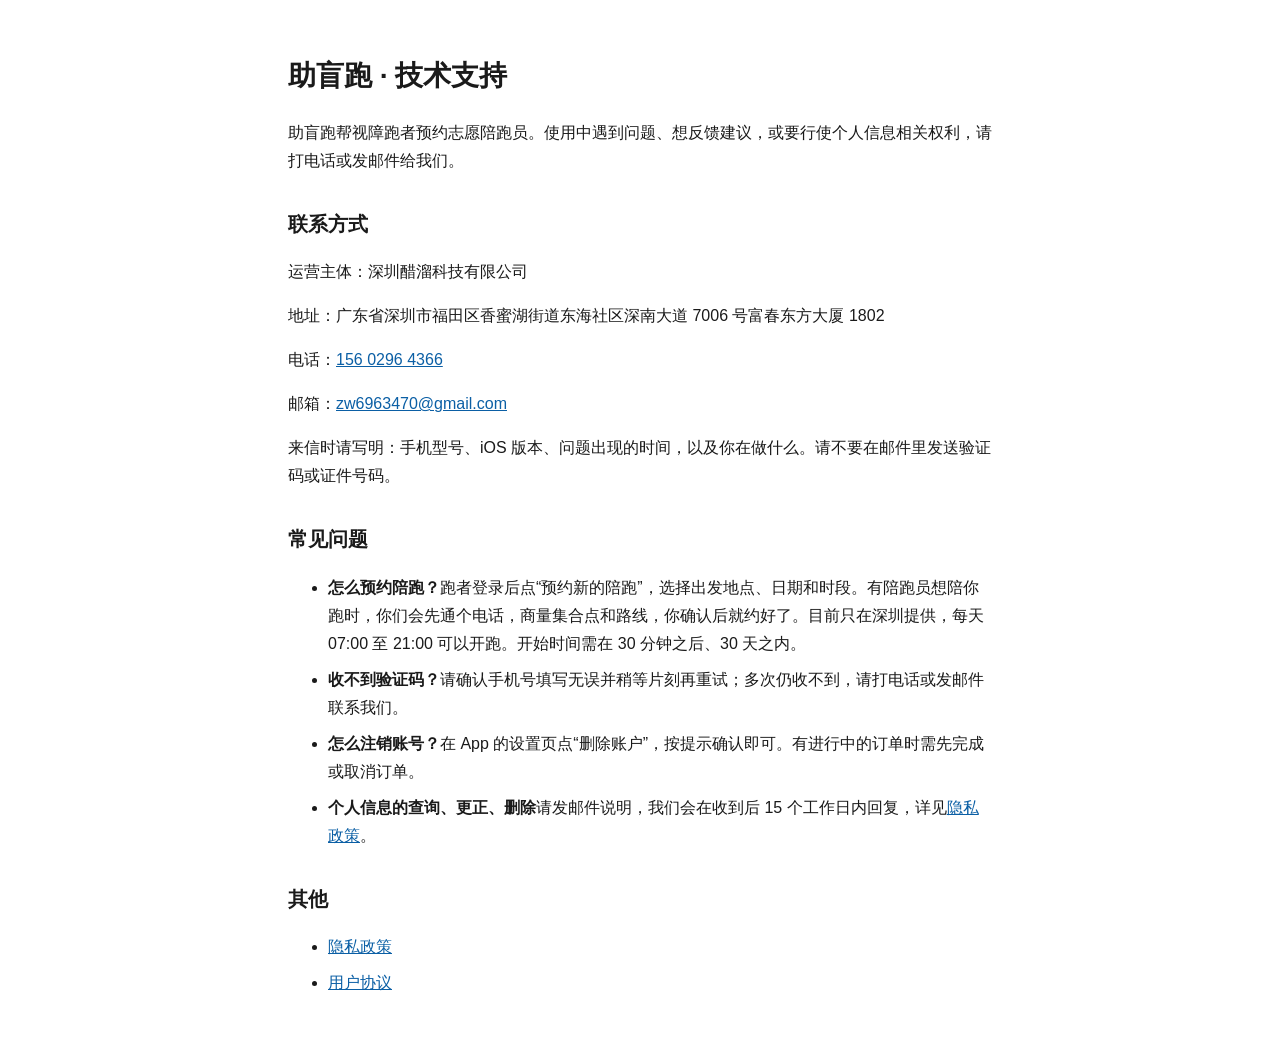
<file: support.html>
<!DOCTYPE html>
<html lang="zh-CN">
<head>
<meta charset="utf-8">
<meta name="viewport" content="width=device-width, initial-scale=1">
<title>助盲跑 · 技术支持</title>
<style>
:root { color-scheme: light dark; --fg:#1a1a1a; --bg:#fff; --accent:#0b5fa5; }
@media (prefers-color-scheme: dark) { :root { --fg:#e8e8e8; --bg:#141414; --accent:#6db3f2; } }
body { margin:0 auto; padding:2rem 1.25rem; max-width:44rem;
  font:1rem/1.75 -apple-system, BlinkMacSystemFont, "PingFang SC", sans-serif;
  color:var(--fg); background:var(--bg); }
h1 { font-size:1.75rem; }
h2 { font-size:1.25rem; margin-top:2rem; }
li { margin:.5rem 0; }
a { color:var(--accent); }
</style>
</head>
<body>
<h1>助盲跑 · 技术支持</h1>
<p>助盲跑帮视障跑者预约志愿陪跑员。使用中遇到问题、想反馈建议，或要行使个人信息相关权利，请打电话或发邮件给我们。</p>

<h2>联系方式</h2>
<p>运营主体：深圳醋溜科技有限公司</p>
<p>地址：广东省深圳市福田区香蜜湖街道东海社区深南大道 7006 号富春东方大厦 1802</p>
<p>电话：<a href="tel:+8615602964366">156 0296 4366</a></p>
<p>邮箱：<a href="mailto:zw6963470@gmail.com">zw6963470@gmail.com</a></p>
<p>来信时请写明：手机型号、iOS 版本、问题出现的时间，以及你在做什么。请不要在邮件里发送验证码或证件号码。</p>

<h2>常见问题</h2>
<ul>
  <li><strong>怎么预约陪跑？</strong>跑者登录后点“预约新的陪跑”，选择出发地点、日期和时段。有陪跑员想陪你跑时，你们会先通个电话，商量集合点和路线，你确认后就约好了。目前只在深圳提供，每天 07:00 至 21:00 可以开跑。开始时间需在 30 分钟之后、30 天之内。</li>
  <li><strong>收不到验证码？</strong>请确认手机号填写无误并稍等片刻再重试；多次仍收不到，请打电话或发邮件联系我们。</li>
  <li><strong>怎么注销账号？</strong>在 App 的设置页点“删除账户”，按提示确认即可。有进行中的订单时需先完成或取消订单。</li>
  <li><strong>个人信息的查询、更正、删除</strong>请发邮件说明，我们会在收到后 15 个工作日内回复，详见<a href="privacy-policy.html">隐私政策</a>。</li>
</ul>

<h2>其他</h2>
<ul>
  <li><a href="privacy-policy.html">隐私政策</a></li>
  <li><a href="user-agreement.html">用户协议</a></li>
</ul>
</body>
</html>
</file>
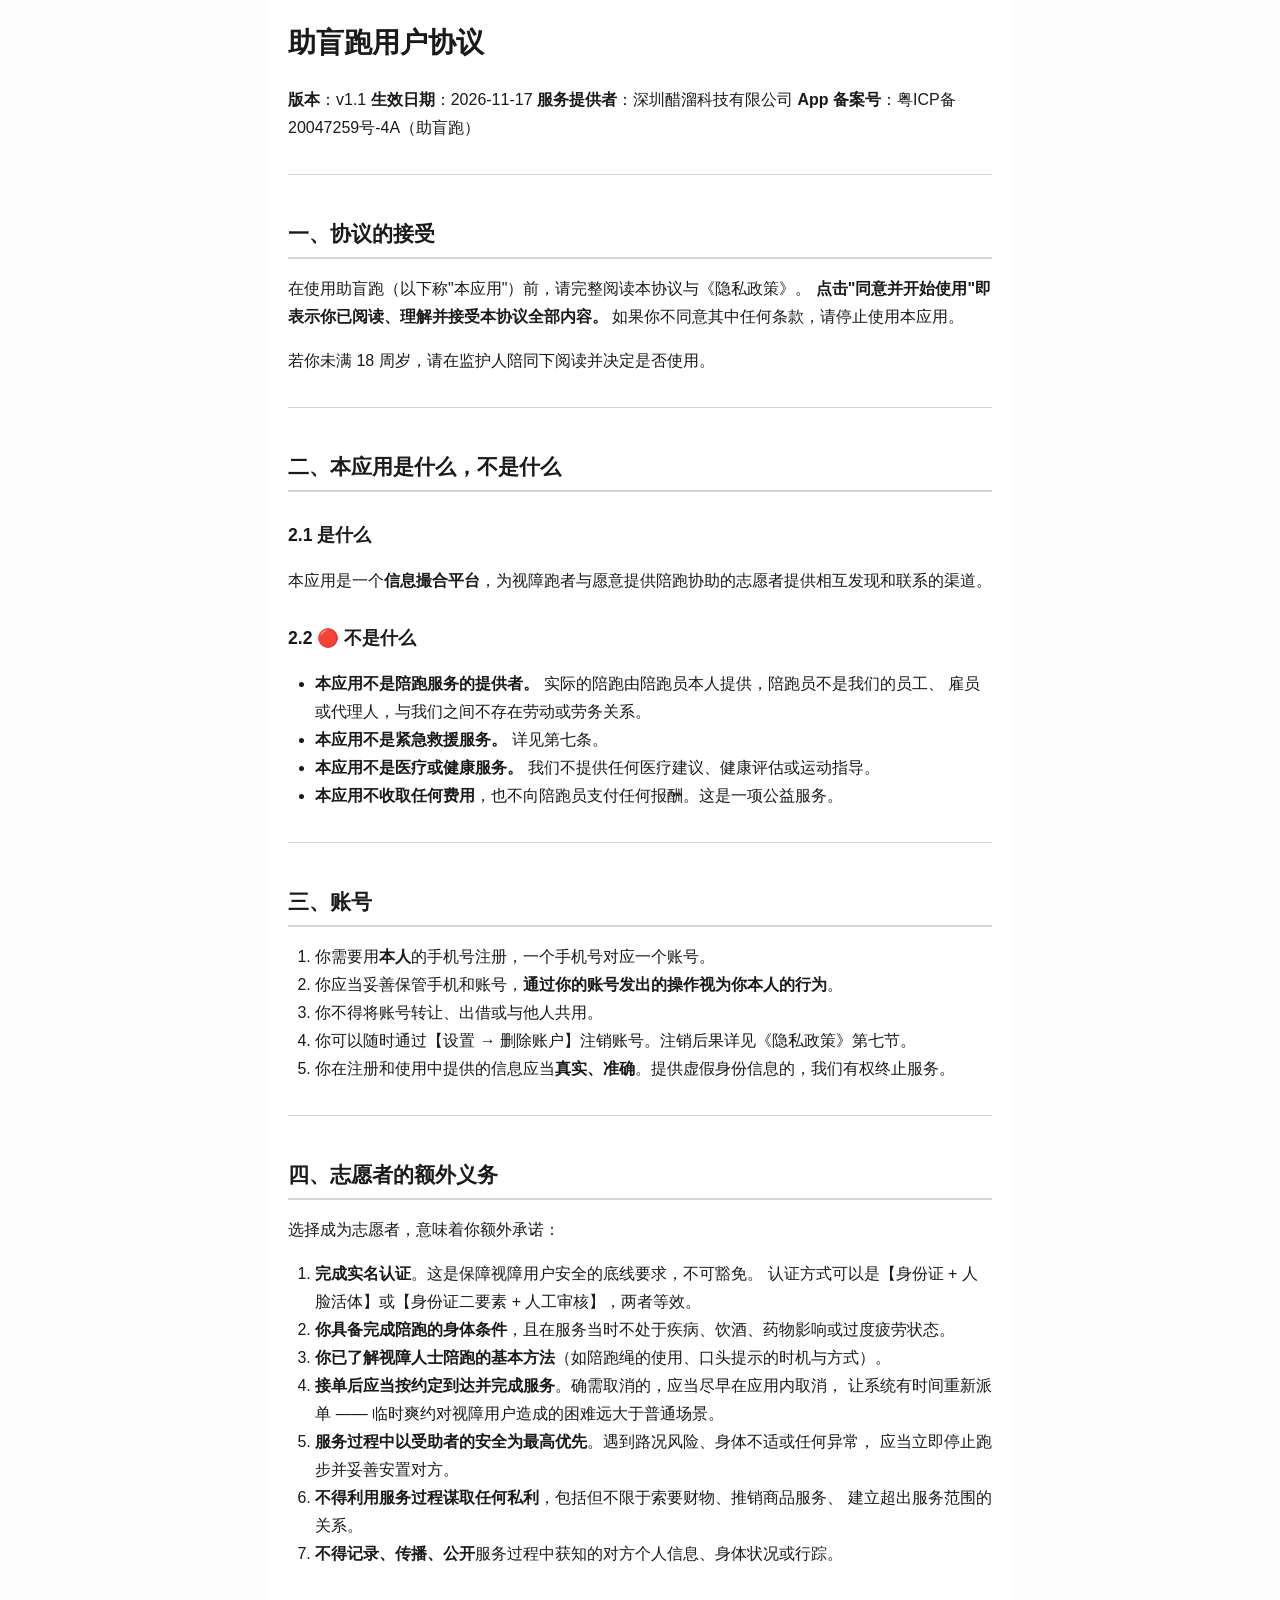
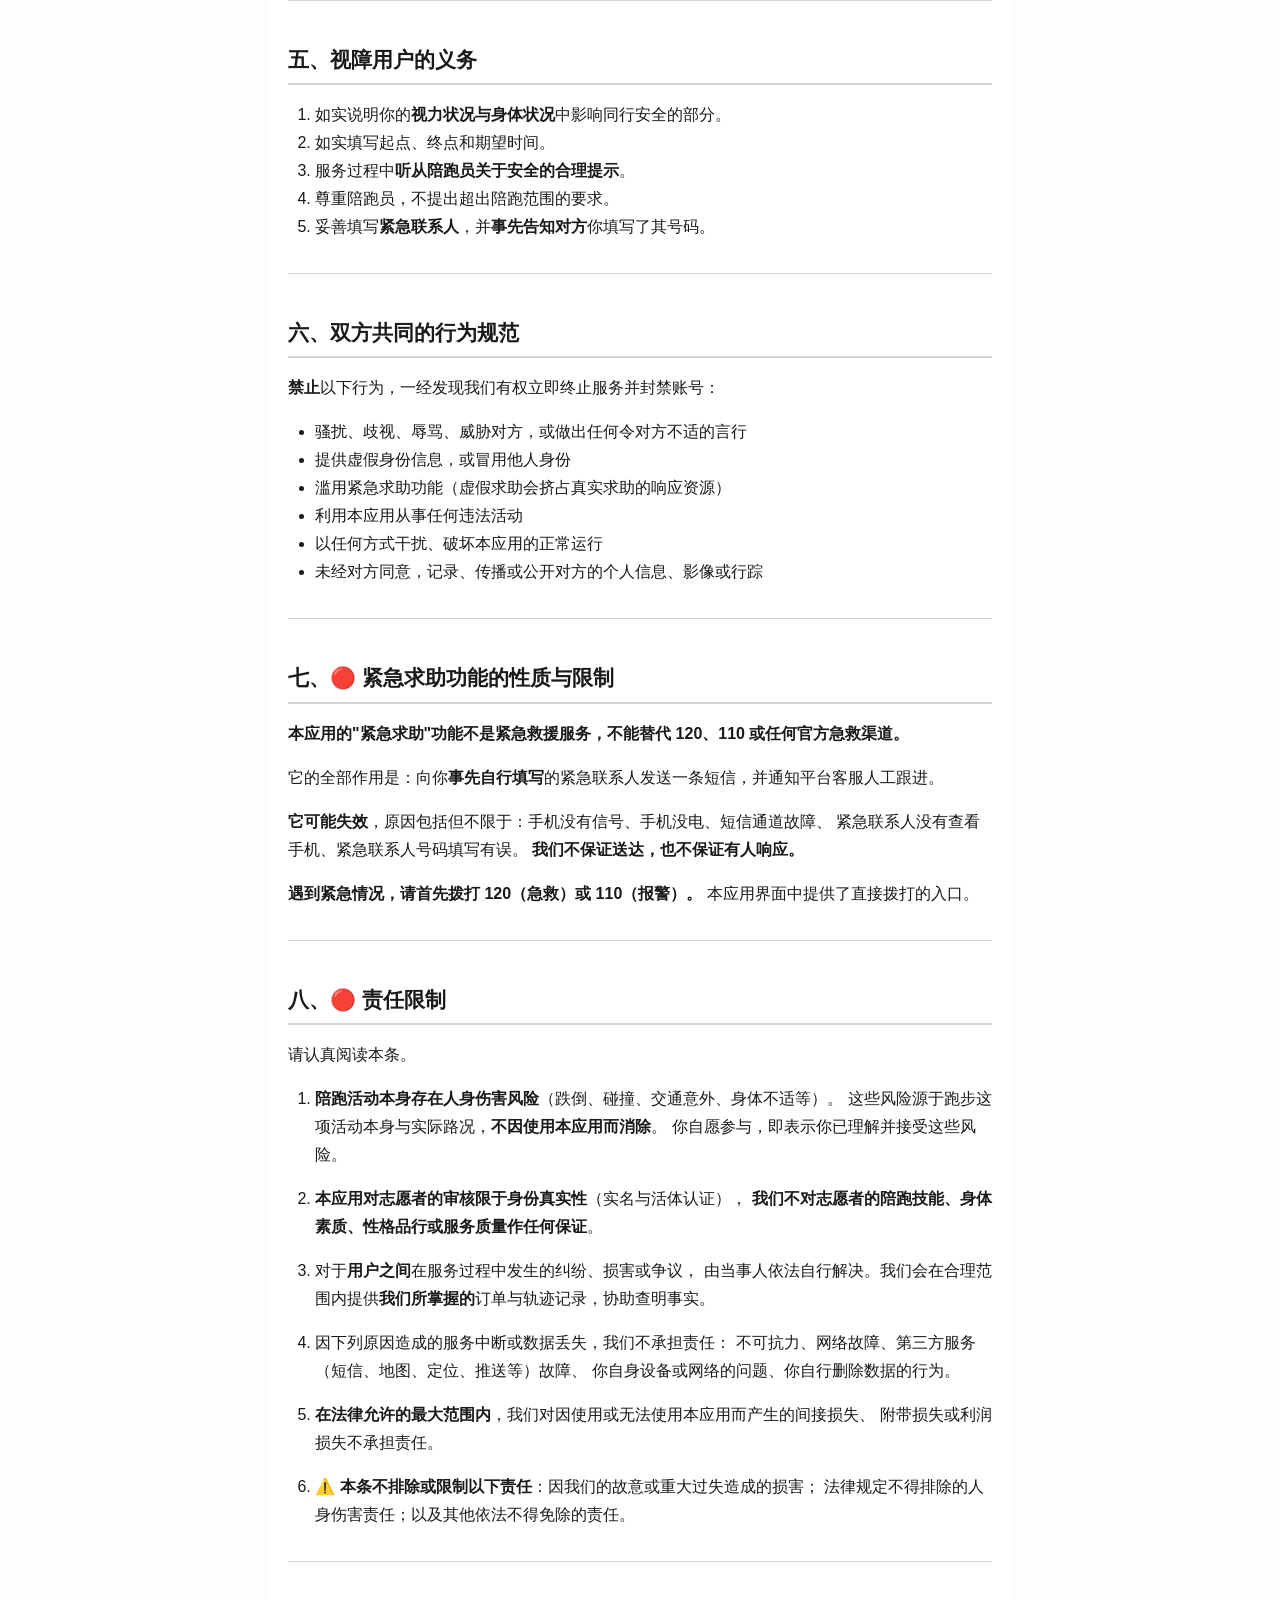
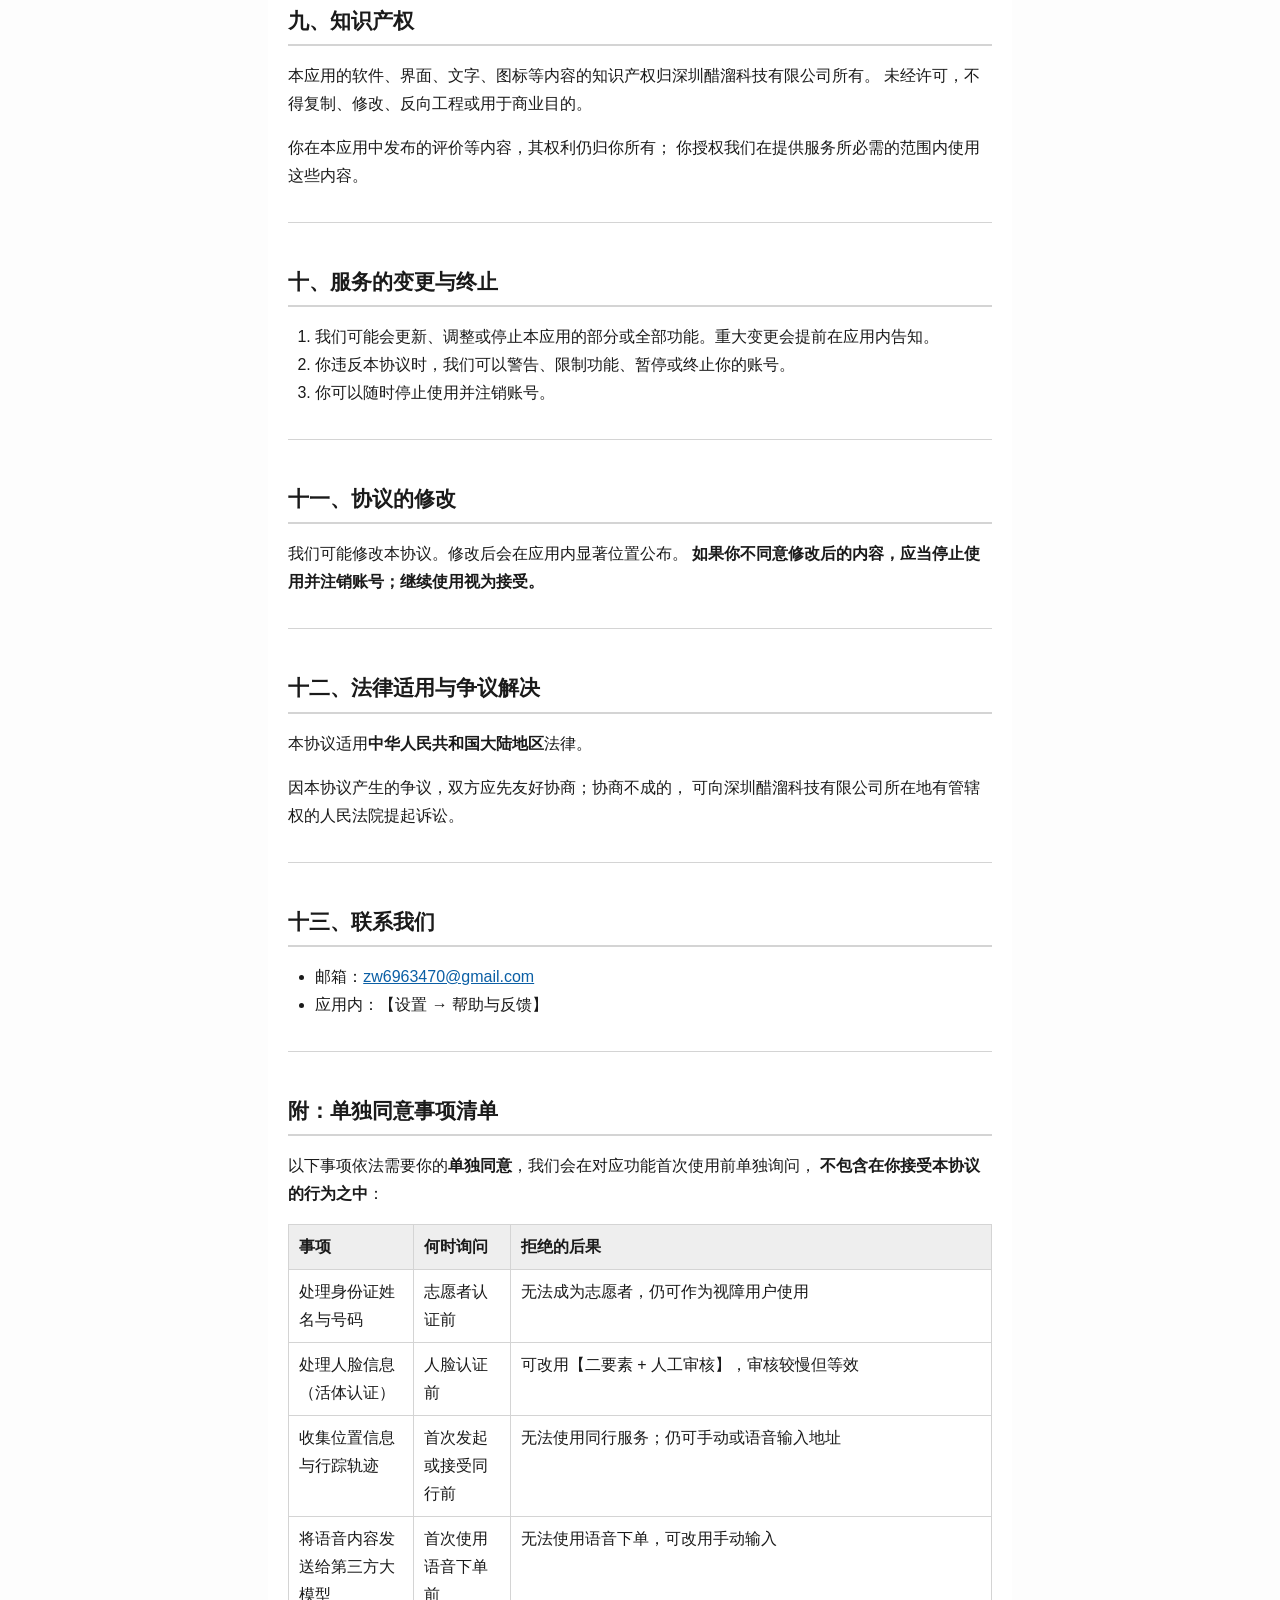
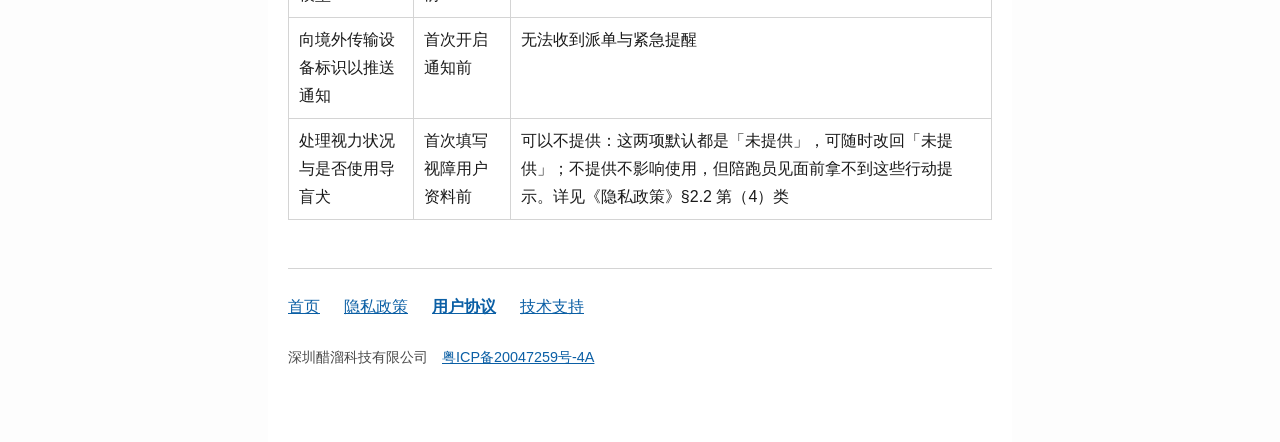
<file: user-agreement.html>
<!DOCTYPE html>
<html xmlns="http://www.w3.org/1999/xhtml" lang="zh-CN" xml:lang="zh-CN">
<head>
  <meta charset="utf-8" />
  <meta name="generator" content="pandoc 3.10" />
  <meta name="viewport" content="width=device-width, initial-scale=1.0, user-scalable=yes" />
  <title>助盲跑用户协议</title>
  <style>
    /* Default styles provided by pandoc.
    ** See https://pandoc.org/MANUAL.html#variables-for-html for config info.
    */
    html {
      color: #1a1a1a;
      background-color: #fdfdfd;
    }
    body {
      margin: 0 auto;
      max-width: 36em;
      padding-left: 50px;
      padding-right: 50px;
      padding-top: 50px;
      padding-bottom: 50px;
      hyphens: auto;
      overflow-wrap: break-word;
      text-rendering: optimizeLegibility;
      font-kerning: normal;
    }
    @media (max-width: 600px) {
      body {
        font-size: 0.9em;
        padding: 12px;
      }
      h1 {
        font-size: 1.8em;
      }
    }
    @media print {
      html {
        background-color: white;
      }
      body {
        background-color: transparent;
        color: black;
        font-size: 12pt;
      }
      p, h2, h3 {
        orphans: 3;
        widows: 3;
      }
      h2, h3, h4 {
        page-break-after: avoid;
      }
    }
    p {
      margin: 1em 0;
    }
    a {
      color: #1a1a1a;
    }
    a:visited {
      color: #1a1a1a;
    }
    img {
      max-width: 100%;
    }
    svg {
      height: auto;
      max-width: 100%;
    }
    h1, h2, h3, h4, h5, h6 {
      margin-top: 1.4em;
    }
    h5, h6 {
      font-size: 1em;
      font-style: italic;
    }
    h6 {
      font-weight: normal;
    }
    ol, ul {
      padding-left: 1.7em;
      margin-top: 1em;
    }
    li > ol, li > ul {
      margin-top: 0;
    }
    blockquote {
      margin: 1em 0 1em 1.7em;
      padding-left: 1em;
      border-left: 2px solid #e6e6e6;
      color: #606060;
    }
    code {
      white-space: pre-wrap;
      font-family: Menlo, Monaco, Consolas, 'Lucida Console', monospace;
      font-size: 85%;
      margin: 0;
      hyphens: manual;
    }
    pre {
      margin: 1em 0;
      overflow: auto;
    }
    pre code {
      padding: 0;
      overflow: visible;
      overflow-wrap: normal;
    }
    .sourceCode {
     background-color: transparent;
     overflow: visible;
    }
    hr {
      border: none;
      border-top: 1px solid #1a1a1a;
      height: 1px;
      margin: 1em 0;
    }
    table {
      margin: 1em 0;
      border-collapse: collapse;
      width: 100%;
      overflow-x: auto;
      display: block;
      font-variant-numeric: lining-nums tabular-nums;
    }
    table caption {
      margin-bottom: 0.75em;
    }
    tbody {
      margin-top: 0.5em;
      border-top: 1px solid #1a1a1a;
      border-bottom: 1px solid #1a1a1a;
    }
    th {
      border-top: 1px solid #1a1a1a;
      padding: 0.25em 0.5em 0.25em 0.5em;
    }
    td {
      padding: 0.125em 0.5em 0.25em 0.5em;
    }
    header {
      margin-bottom: 4em;
      text-align: center;
    }
    #TOC li {
      list-style: none;
    }
    #TOC ul {
      padding-left: 1.3em;
    }
    #TOC > ul {
      padding-left: 0;
    }
    #TOC a:not(:hover) {
      text-decoration: none;
    }
    span.smallcaps{font-variant: small-caps;}
    div.columns{display: flex; gap: 1.5em;}
    div.column{flex: auto;}
    @media screen {
    div.columns{gap: min(4vw, 1.5em);}
    div.column{overflow-x: auto;}
    }
    div.hanging-indent{margin-left: 1.5em; text-indent: -1.5em;}
    /* The extra [class] is a hack that increases specificity enough to
       override a similar rule in reveal.js */
    ul.task-list[class]{list-style: none;}
    ul.task-list li input[type="checkbox"] {
      font-size: inherit;
      width: 0.8em;
      margin: 0 0.8em 0.2em -1.6em;
      vertical-align: middle;
    }
    .display.math{display: block; text-align: center; margin: 0.5rem auto;}
  </style>
  <style>
  :root { color-scheme: light dark; --fg:#1a1a1a; --bg:#fff; --muted:#4a4a4a; --line:#d4d4d4; --accent:#0b5fa5; }
  @media (prefers-color-scheme: dark) {
    :root { --fg:#e8e8e8; --bg:#141414; --muted:#b0b0b0; --line:#3a3a3a; --accent:#6db3f2; }
  }
  html { -webkit-text-size-adjust: 100%; }
  body {
    margin: 0 auto; padding: 1.5rem 1.25rem 4rem; max-width: 44rem;
    font: 1rem/1.75 -apple-system, BlinkMacSystemFont, "PingFang SC", "Hiragino Sans GB", sans-serif;
    color: var(--fg); background: var(--bg); word-wrap: break-word;
  }
  h1 { font-size: 1.75rem; line-height: 1.35; margin: 0 0 1.5rem; }
  h2 { font-size: 1.3rem; margin: 2.5rem 0 .75rem; padding-bottom: .3rem; border-bottom: 2px solid var(--line); }
  h3 { font-size: 1.1rem; margin: 1.75rem 0 .5rem; }
  a { color: var(--accent); }
  table { width: 100%; border-collapse: collapse; margin: 1rem 0; display: block; overflow-x: auto; }
  th, td { border: 1px solid var(--line); padding: .5rem .6rem; text-align: left; vertical-align: top; }
  th { background: color-mix(in srgb, var(--fg) 7%, transparent); }
  blockquote { margin: 1rem 0; padding: .75rem 1rem; border-left: 4px solid var(--accent);
               background: color-mix(in srgb, var(--accent) 8%, transparent); }
  code { font-size: .9em; padding: .1em .35em; border-radius: 3px;
         background: color-mix(in srgb, var(--fg) 8%, transparent); }
  hr { border: 0; border-top: 1px solid var(--line); margin: 2rem 0; }
  strong { font-weight: 600; }
  .site-footer { margin-top: 3rem; padding-top: 1rem; border-top: 1px solid var(--line); }
  .site-footer ul { list-style: none; margin: 0; padding: 0; display: flex; flex-wrap: wrap; gap: 0 1.5rem; }
  .site-footer a { display: inline-block; padding: .5rem 0; }  /* 行高 + 上下内边距 ≈ 44pt 点按区域 */
  .site-footer a[aria-current="page"] { font-weight: 600; }
  .site-footer .icp { margin: .5rem 0 0; color: var(--muted); font-size: .9rem; }
  </style>
  <meta name="viewport" content="width=device-width, initial-scale=1">
</head>
<body>
<h1 id="助盲跑用户协议">助盲跑用户协议</h1>
<p><strong>版本</strong>：v1.1 <strong>生效日期</strong>：2026-11-17
<strong>服务提供者</strong>：深圳醋溜科技有限公司 <strong>App
备案号</strong>：粤ICP备20047259号-4A（助盲跑）</p>
<hr />
<h2 id="一协议的接受">一、协议的接受</h2>
<p>在使用助盲跑（以下称"本应用"）前，请完整阅读本协议与《隐私政策》。
<strong>点击"同意并开始使用"即表示你已阅读、理解并接受本协议全部内容。</strong>
如果你不同意其中任何条款，请停止使用本应用。</p>
<p>若你未满 18 周岁，请在监护人陪同下阅读并决定是否使用。</p>
<hr />
<h2 id="二本应用是什么不是什么">二、本应用是什么，不是什么</h2>
<h3 id="21-是什么">2.1 是什么</h3>
<p>本应用是一个<strong>信息撮合平台</strong>，为视障跑者与愿意提供陪跑协助的志愿者提供相互发现和联系的渠道。</p>
<h3 id="22-red_circle-不是什么">2.2 🔴 不是什么</h3>
<ul>
<li><strong>本应用不是陪跑服务的提供者。</strong>
实际的陪跑由陪跑员本人提供，陪跑员不是我们的员工、
雇员或代理人，与我们之间不存在劳动或劳务关系。</li>
<li><strong>本应用不是紧急救援服务。</strong> 详见第七条。</li>
<li><strong>本应用不是医疗或健康服务。</strong>
我们不提供任何医疗建议、健康评估或运动指导。</li>
<li><strong>本应用不收取任何费用</strong>，也不向陪跑员支付任何报酬。这是一项公益服务。</li>
</ul>
<hr />
<h2 id="三账号">三、账号</h2>
<ol type="1">
<li>你需要用<strong>本人</strong>的手机号注册，一个手机号对应一个账号。</li>
<li>你应当妥善保管手机和账号，<strong>通过你的账号发出的操作视为你本人的行为</strong>。</li>
<li>你不得将账号转让、出借或与他人共用。</li>
<li>你可以随时通过【设置 →
删除账户】注销账号。注销后果详见《隐私政策》第七节。</li>
<li>你在注册和使用中提供的信息应当<strong>真实、准确</strong>。提供虚假身份信息的，我们有权终止服务。</li>
</ol>
<hr />
<h2 id="四志愿者的额外义务">四、志愿者的额外义务</h2>
<p>选择成为志愿者，意味着你额外承诺：</p>
<ol type="1">
<li><strong>完成实名认证</strong>。这是保障视障用户安全的底线要求，不可豁免。
认证方式可以是【身份证 + 人脸活体】或【身份证二要素 +
人工审核】，两者等效。</li>
<li><strong>你具备完成陪跑的身体条件</strong>，且在服务当时不处于疾病、饮酒、药物影响或过度疲劳状态。</li>
<li><strong>你已了解视障人士陪跑的基本方法</strong>（如陪跑绳的使用、口头提示的时机与方式）。</li>
<li><strong>接单后应当按约定到达并完成服务</strong>。确需取消的，应当尽早在应用内取消，
让系统有时间重新派单 ——
临时爽约对视障用户造成的困难远大于普通场景。</li>
<li><strong>服务过程中以受助者的安全为最高优先</strong>。遇到路况风险、身体不适或任何异常，
应当立即停止跑步并妥善安置对方。</li>
<li><strong>不得利用服务过程谋取任何私利</strong>，包括但不限于索要财物、推销商品服务、
建立超出服务范围的关系。</li>
<li><strong>不得记录、传播、公开</strong>服务过程中获知的对方个人信息、身体状况或行踪。</li>
</ol>
<hr />
<h2 id="五视障用户的义务">五、视障用户的义务</h2>
<ol type="1">
<li>如实说明你的<strong>视力状况与身体状况</strong>中影响同行安全的部分。</li>
<li>如实填写起点、终点和期望时间。</li>
<li>服务过程中<strong>听从陪跑员关于安全的合理提示</strong>。</li>
<li>尊重陪跑员，不提出超出陪跑范围的要求。</li>
<li>妥善填写<strong>紧急联系人</strong>，并<strong>事先告知对方</strong>你填写了其号码。</li>
</ol>
<hr />
<h2 id="六双方共同的行为规范">六、双方共同的行为规范</h2>
<p><strong>禁止</strong>以下行为，一经发现我们有权立即终止服务并封禁账号：</p>
<ul>
<li>骚扰、歧视、辱骂、威胁对方，或做出任何令对方不适的言行</li>
<li>提供虚假身份信息，或冒用他人身份</li>
<li>滥用紧急求助功能（虚假求助会挤占真实求助的响应资源）</li>
<li>利用本应用从事任何违法活动</li>
<li>以任何方式干扰、破坏本应用的正常运行</li>
<li>未经对方同意，记录、传播或公开对方的个人信息、影像或行踪</li>
</ul>
<hr />
<h2 id="七red_circle-紧急求助功能的性质与限制">七、🔴
紧急求助功能的性质与限制</h2>
<p><strong>本应用的"紧急求助"功能不是紧急救援服务，不能替代 120、110
或任何官方急救渠道。</strong></p>
<p>它的全部作用是：向你<strong>事先自行填写</strong>的紧急联系人发送一条短信，并通知平台客服人工跟进。</p>
<p><strong>它可能失效</strong>，原因包括但不限于：手机没有信号、手机没电、短信通道故障、
紧急联系人没有查看手机、紧急联系人号码填写有误。
<strong>我们不保证送达，也不保证有人响应。</strong></p>
<p><strong>遇到紧急情况，请首先拨打 120（急救）或 110（报警）。</strong>
本应用界面中提供了直接拨打的入口。</p>
<hr />
<h2 id="八red_circle-责任限制">八、🔴 责任限制</h2>
<p>请认真阅读本条。</p>
<ol type="1">
<li><p><strong>陪跑活动本身存在人身伤害风险</strong>（跌倒、碰撞、交通意外、身体不适等）。
这些风险源于跑步这项活动本身与实际路况，<strong>不因使用本应用而消除</strong>。
你自愿参与，即表示你已理解并接受这些风险。</p></li>
<li><p><strong>本应用对志愿者的审核限于身份真实性</strong>（实名与活体认证），
<strong>我们不对志愿者的陪跑技能、身体素质、性格品行或服务质量作任何保证</strong>。</p></li>
<li><p>对于<strong>用户之间</strong>在服务过程中发生的纠纷、损害或争议，
由当事人依法自行解决。我们会在合理范围内提供<strong>我们所掌握的</strong>订单与轨迹记录，协助查明事实。</p></li>
<li><p>因下列原因造成的服务中断或数据丢失，我们不承担责任：
不可抗力、网络故障、第三方服务（短信、地图、定位、推送等）故障、
你自身设备或网络的问题、你自行删除数据的行为。</p></li>
<li><p><strong>在法律允许的最大范围内</strong>，我们对因使用或无法使用本应用而产生的间接损失、
附带损失或利润损失不承担责任。</p></li>
<li><p>⚠️
<strong>本条不排除或限制以下责任</strong>：因我们的故意或重大过失造成的损害；
法律规定不得排除的人身伤害责任；以及其他依法不得免除的责任。</p></li>
</ol>
<hr />
<h2 id="九知识产权">九、知识产权</h2>
<p>本应用的软件、界面、文字、图标等内容的知识产权归深圳醋溜科技有限公司所有。
未经许可，不得复制、修改、反向工程或用于商业目的。</p>
<p>你在本应用中发布的评价等内容，其权利仍归你所有；
你授权我们在提供服务所必需的范围内使用这些内容。</p>
<hr />
<h2 id="十服务的变更与终止">十、服务的变更与终止</h2>
<ol type="1">
<li>我们可能会更新、调整或停止本应用的部分或全部功能。重大变更会提前在应用内告知。</li>
<li>你违反本协议时，我们可以警告、限制功能、暂停或终止你的账号。</li>
<li>你可以随时停止使用并注销账号。</li>
</ol>
<hr />
<h2 id="十一协议的修改">十一、协议的修改</h2>
<p>我们可能修改本协议。修改后会在应用内显著位置公布。
<strong>如果你不同意修改后的内容，应当停止使用并注销账号；继续使用视为接受。</strong></p>
<hr />
<h2 id="十二法律适用与争议解决">十二、法律适用与争议解决</h2>
<p>本协议适用<strong>中华人民共和国大陆地区</strong>法律。</p>
<p>因本协议产生的争议，双方应先友好协商；协商不成的，
可向深圳醋溜科技有限公司所在地有管辖权的人民法院提起诉讼。</p>
<hr />
<h2 id="十三联系我们">十三、联系我们</h2>
<ul>
<li>邮箱：<a
href="mailto:zw6963470@gmail.com">zw6963470@gmail.com</a></li>
<li>应用内：【设置 → 帮助与反馈】</li>
</ul>
<hr />
<h2 id="附单独同意事项清单">附：单独同意事项清单</h2>
<p>以下事项依法需要你的<strong>单独同意</strong>，我们会在对应功能首次使用前单独询问，
<strong>不包含在你接受本协议的行为之中</strong>：</p>
<table>
<thead>
<tr>
<th>事项</th>
<th>何时询问</th>
<th>拒绝的后果</th>
</tr>
</thead>
<tbody>
<tr>
<td>处理身份证姓名与号码</td>
<td>志愿者认证前</td>
<td>无法成为志愿者，仍可作为视障用户使用</td>
</tr>
<tr>
<td>处理人脸信息（活体认证）</td>
<td>人脸认证前</td>
<td>可改用【二要素 + 人工审核】，审核较慢但等效</td>
</tr>
<tr>
<td>收集位置信息与行踪轨迹</td>
<td>首次发起或接受同行前</td>
<td>无法使用同行服务；仍可手动或语音输入地址</td>
</tr>
<tr>
<td>将语音内容发送给第三方大模型</td>
<td>首次使用语音下单前</td>
<td>无法使用语音下单，可改用手动输入</td>
</tr>
<tr>
<td>向境外传输设备标识以推送通知</td>
<td>首次开启通知前</td>
<td>无法收到派单与紧急提醒</td>
</tr>
<tr>
<td>处理视力状况与是否使用导盲犬</td>
<td>首次填写视障用户资料前</td>
<td>可以不提供：这两项默认都是「未提供」，可随时改回「未提供」；不提供不影响使用，但陪跑员见面前拿不到这些行动提示。详见《隐私政策》§2.2
第（4）类</td>
</tr>
</tbody>
</table>
<footer class="site-footer">
<nav aria-label="站内导航">
<ul role="list">
<li><a href="index.html">首页</a></li>
<li><a href="privacy-policy.html">隐私政策</a></li>
<li><a href="user-agreement.html" aria-current="page">用户协议</a></li>
<li><a href="support.html">技术支持</a></li>
</ul>
</nav>
<p class="icp">深圳醋溜科技有限公司　<a href="https://beian.miit.gov.cn/" target="_blank" rel="noopener">粤ICP备20047259号-4A</a></p>
</footer>
</body>
</html>
</file>
